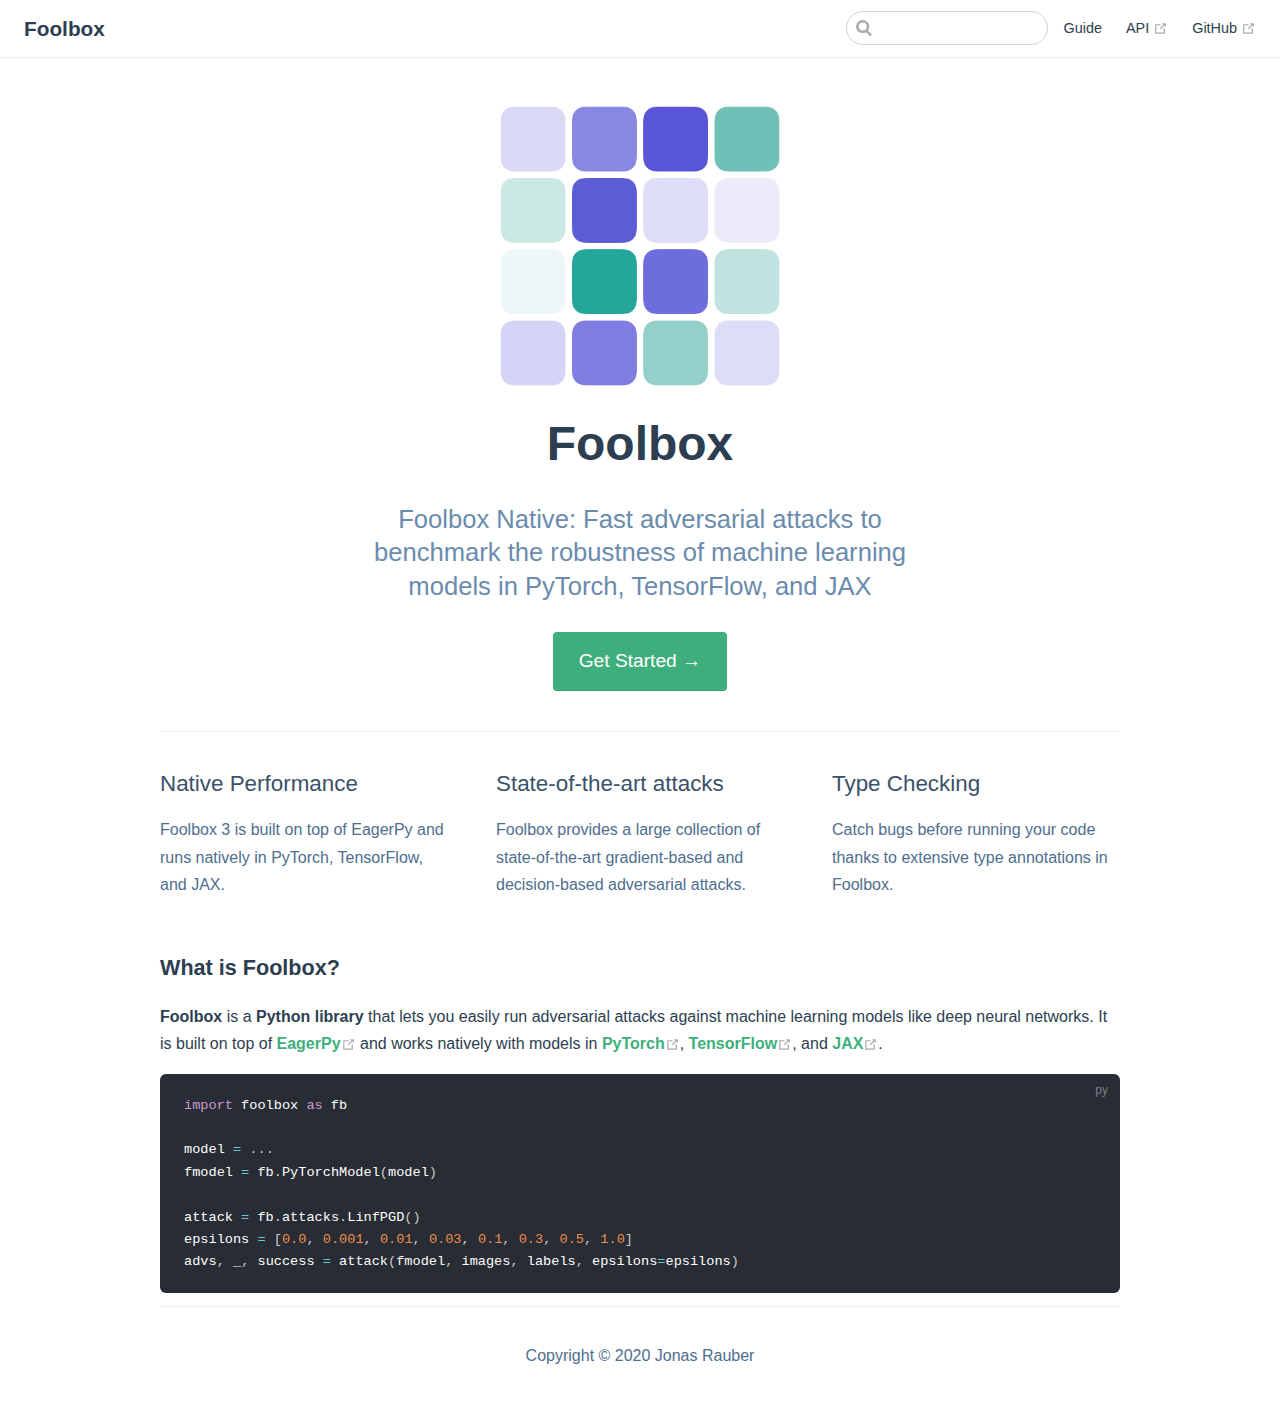
<file: index.html>
<!DOCTYPE html>
<html lang="en-US">
  <head>
    <meta charset="utf-8">
    <meta name="viewport" content="width=device-width,initial-scale=1">
    <title>Foolbox</title>
    <meta name="generator" content="VuePress 1.6.0">
    
    <meta name="description" content="A Python toolbox to create adversarial examples that fool neural networks in PyTorch, TensorFlow, and JAX">
    <link rel="preload" href="/assets/css/0.styles.6f307f2b.css" as="style"><link rel="preload" href="/assets/js/app.5dd1cb95.js" as="script"><link rel="preload" href="/assets/js/2.ab4a4ff9.js" as="script"><link rel="preload" href="/assets/js/7.150dd074.js" as="script"><link rel="prefetch" href="/assets/js/10.9f9bcc35.js"><link rel="prefetch" href="/assets/js/11.e166164e.js"><link rel="prefetch" href="/assets/js/12.4e399e85.js"><link rel="prefetch" href="/assets/js/3.86310c7c.js"><link rel="prefetch" href="/assets/js/4.377f92c5.js"><link rel="prefetch" href="/assets/js/5.5ffb625a.js"><link rel="prefetch" href="/assets/js/6.3bcfb74c.js"><link rel="prefetch" href="/assets/js/8.ccf8b3dd.js"><link rel="prefetch" href="/assets/js/9.a9d673be.js">
    <link rel="stylesheet" href="/assets/css/0.styles.6f307f2b.css">
  </head>
  <body>
    <div id="app" data-server-rendered="true"><div class="theme-container no-sidebar"><header class="navbar"><div class="sidebar-button"><svg xmlns="http://www.w3.org/2000/svg" aria-hidden="true" role="img" viewBox="0 0 448 512" class="icon"><path fill="currentColor" d="M436 124H12c-6.627 0-12-5.373-12-12V80c0-6.627 5.373-12 12-12h424c6.627 0 12 5.373 12 12v32c0 6.627-5.373 12-12 12zm0 160H12c-6.627 0-12-5.373-12-12v-32c0-6.627 5.373-12 12-12h424c6.627 0 12 5.373 12 12v32c0 6.627-5.373 12-12 12zm0 160H12c-6.627 0-12-5.373-12-12v-32c0-6.627 5.373-12 12-12h424c6.627 0 12 5.373 12 12v32c0 6.627-5.373 12-12 12z"></path></svg></div> <a href="/" aria-current="page" class="home-link router-link-exact-active router-link-active"><!----> <span class="site-name">Foolbox</span></a> <div class="links"><div class="search-box"><input aria-label="Search" autocomplete="off" spellcheck="false" value=""> <!----></div> <nav class="nav-links can-hide"><div class="nav-item"><a href="/guide/" class="nav-link">
  Guide
</a></div><div class="nav-item"><a href="https://foolbox.readthedocs.io/en/stable/" target="_blank" rel="noopener noreferrer" class="nav-link external">
  API
  <svg xmlns="http://www.w3.org/2000/svg" aria-labelledby="outbound-link-title" role="img" focusable="false" x="0px" y="0px" viewBox="0 0 100 100" width="15" height="15" class="icon outbound"><title id="outbound-link-title">(opens new window)</title> <path fill="currentColor" d="M18.8,85.1h56l0,0c2.2,0,4-1.8,4-4v-32h-8v28h-48v-48h28v-8h-32l0,0c-2.2,0-4,1.8-4,4v56C14.8,83.3,16.6,85.1,18.8,85.1z"></path> <polygon fill="currentColor" points="45.7,48.7 51.3,54.3 77.2,28.5 77.2,37.2 85.2,37.2 85.2,14.9 62.8,14.9 62.8,22.9 71.5,22.9"></polygon></svg></a></div><div class="nav-item"><a href="https://github.com/bethgelab/foolbox" target="_blank" rel="noopener noreferrer" class="nav-link external">
  GitHub
  <svg xmlns="http://www.w3.org/2000/svg" aria-labelledby="outbound-link-title" role="img" focusable="false" x="0px" y="0px" viewBox="0 0 100 100" width="15" height="15" class="icon outbound"><title id="outbound-link-title">(opens new window)</title> <path fill="currentColor" d="M18.8,85.1h56l0,0c2.2,0,4-1.8,4-4v-32h-8v28h-48v-48h28v-8h-32l0,0c-2.2,0-4,1.8-4,4v56C14.8,83.3,16.6,85.1,18.8,85.1z"></path> <polygon fill="currentColor" points="45.7,48.7 51.3,54.3 77.2,28.5 77.2,37.2 85.2,37.2 85.2,14.9 62.8,14.9 62.8,22.9 71.5,22.9"></polygon></svg></a></div> <!----></nav></div></header> <div class="sidebar-mask"></div> <aside class="sidebar"><nav class="nav-links"><div class="nav-item"><a href="/guide/" class="nav-link">
  Guide
</a></div><div class="nav-item"><a href="https://foolbox.readthedocs.io/en/stable/" target="_blank" rel="noopener noreferrer" class="nav-link external">
  API
  <svg xmlns="http://www.w3.org/2000/svg" aria-labelledby="outbound-link-title" role="img" focusable="false" x="0px" y="0px" viewBox="0 0 100 100" width="15" height="15" class="icon outbound"><title id="outbound-link-title">(opens new window)</title> <path fill="currentColor" d="M18.8,85.1h56l0,0c2.2,0,4-1.8,4-4v-32h-8v28h-48v-48h28v-8h-32l0,0c-2.2,0-4,1.8-4,4v56C14.8,83.3,16.6,85.1,18.8,85.1z"></path> <polygon fill="currentColor" points="45.7,48.7 51.3,54.3 77.2,28.5 77.2,37.2 85.2,37.2 85.2,14.9 62.8,14.9 62.8,22.9 71.5,22.9"></polygon></svg></a></div><div class="nav-item"><a href="https://github.com/bethgelab/foolbox" target="_blank" rel="noopener noreferrer" class="nav-link external">
  GitHub
  <svg xmlns="http://www.w3.org/2000/svg" aria-labelledby="outbound-link-title" role="img" focusable="false" x="0px" y="0px" viewBox="0 0 100 100" width="15" height="15" class="icon outbound"><title id="outbound-link-title">(opens new window)</title> <path fill="currentColor" d="M18.8,85.1h56l0,0c2.2,0,4-1.8,4-4v-32h-8v28h-48v-48h28v-8h-32l0,0c-2.2,0-4,1.8-4,4v56C14.8,83.3,16.6,85.1,18.8,85.1z"></path> <polygon fill="currentColor" points="45.7,48.7 51.3,54.3 77.2,28.5 77.2,37.2 85.2,37.2 85.2,14.9 62.8,14.9 62.8,22.9 71.5,22.9"></polygon></svg></a></div> <!----></nav>  <ul class="sidebar-links"><li><section class="sidebar-group depth-0"><p class="sidebar-heading open"><span>Guide</span> <!----></p> <ul class="sidebar-links sidebar-group-items"><li><a href="/guide/" class="sidebar-link">Introduction</a></li><li><a href="/guide/getting-started.html" class="sidebar-link">Getting Started</a></li><li><a href="/guide/examples.html" class="sidebar-link">Examples</a></li><li><a href="/guide/development.html" class="sidebar-link">Development</a></li><li><a href="/guide/adding_attacks.html" class="sidebar-link">Adding Adversarial Attacks</a></li></ul></section></li></ul> </aside> <main aria-labelledby="main-title" class="home"><header class="hero"><img src="/logo.png" alt="hero"> <h1 id="main-title">
      Foolbox
    </h1> <p class="description">
      Foolbox Native: Fast adversarial attacks to benchmark the robustness of machine learning models in PyTorch, TensorFlow, and JAX
    </p> <p class="action"><a href="/guide/" class="nav-link action-button">
  Get Started →
</a></p></header> <div class="features"><div class="feature"><h2>Native Performance</h2> <p>Foolbox 3 is built on top of EagerPy and runs natively in PyTorch, TensorFlow, and JAX.</p></div><div class="feature"><h2>State-of-the-art attacks</h2> <p>Foolbox provides a large collection of state-of-the-art gradient-based and decision-based adversarial attacks.</p></div><div class="feature"><h2>Type Checking</h2> <p>Catch bugs before running your code thanks to extensive type annotations in Foolbox.</p></div></div> <div class="theme-default-content custom content__default"><h3 id="what-is-foolbox"><a href="#what-is-foolbox" class="header-anchor">#</a> What is Foolbox?</h3> <p><strong>Foolbox</strong> is a <strong>Python library</strong> that lets you easily run adversarial attacks against machine learning models like deep neural networks. It is built on top of <a href="https://eagerpy.jonasrauber.de" target="_blank" rel="noopener noreferrer"><strong>EagerPy</strong><svg xmlns="http://www.w3.org/2000/svg" aria-labelledby="outbound-link-title" role="img" focusable="false" x="0px" y="0px" viewBox="0 0 100 100" width="15" height="15" class="icon outbound"><title id="outbound-link-title">(opens new window)</title> <path fill="currentColor" d="M18.8,85.1h56l0,0c2.2,0,4-1.8,4-4v-32h-8v28h-48v-48h28v-8h-32l0,0c-2.2,0-4,1.8-4,4v56C14.8,83.3,16.6,85.1,18.8,85.1z"></path> <polygon fill="currentColor" points="45.7,48.7 51.3,54.3 77.2,28.5 77.2,37.2 85.2,37.2 85.2,14.9 62.8,14.9 62.8,22.9 71.5,22.9"></polygon></svg></a> and works natively with models in <a href="https://pytorch.org" target="_blank" rel="noopener noreferrer"><strong>PyTorch</strong><svg xmlns="http://www.w3.org/2000/svg" aria-labelledby="outbound-link-title" role="img" focusable="false" x="0px" y="0px" viewBox="0 0 100 100" width="15" height="15" class="icon outbound"><title id="outbound-link-title">(opens new window)</title> <path fill="currentColor" d="M18.8,85.1h56l0,0c2.2,0,4-1.8,4-4v-32h-8v28h-48v-48h28v-8h-32l0,0c-2.2,0-4,1.8-4,4v56C14.8,83.3,16.6,85.1,18.8,85.1z"></path> <polygon fill="currentColor" points="45.7,48.7 51.3,54.3 77.2,28.5 77.2,37.2 85.2,37.2 85.2,14.9 62.8,14.9 62.8,22.9 71.5,22.9"></polygon></svg></a>, <a href="https://www.tensorflow.org" target="_blank" rel="noopener noreferrer"><strong>TensorFlow</strong><svg xmlns="http://www.w3.org/2000/svg" aria-labelledby="outbound-link-title" role="img" focusable="false" x="0px" y="0px" viewBox="0 0 100 100" width="15" height="15" class="icon outbound"><title id="outbound-link-title">(opens new window)</title> <path fill="currentColor" d="M18.8,85.1h56l0,0c2.2,0,4-1.8,4-4v-32h-8v28h-48v-48h28v-8h-32l0,0c-2.2,0-4,1.8-4,4v56C14.8,83.3,16.6,85.1,18.8,85.1z"></path> <polygon fill="currentColor" points="45.7,48.7 51.3,54.3 77.2,28.5 77.2,37.2 85.2,37.2 85.2,14.9 62.8,14.9 62.8,22.9 71.5,22.9"></polygon></svg></a>, and <a href="https://github.com/google/jax" target="_blank" rel="noopener noreferrer"><strong>JAX</strong><svg xmlns="http://www.w3.org/2000/svg" aria-labelledby="outbound-link-title" role="img" focusable="false" x="0px" y="0px" viewBox="0 0 100 100" width="15" height="15" class="icon outbound"><title id="outbound-link-title">(opens new window)</title> <path fill="currentColor" d="M18.8,85.1h56l0,0c2.2,0,4-1.8,4-4v-32h-8v28h-48v-48h28v-8h-32l0,0c-2.2,0-4,1.8-4,4v56C14.8,83.3,16.6,85.1,18.8,85.1z"></path> <polygon fill="currentColor" points="45.7,48.7 51.3,54.3 77.2,28.5 77.2,37.2 85.2,37.2 85.2,14.9 62.8,14.9 62.8,22.9 71.5,22.9"></polygon></svg></a>.</p> <div class="language-python extra-class"><pre class="language-python"><code><span class="token keyword">import</span> foolbox <span class="token keyword">as</span> fb

model <span class="token operator">=</span> <span class="token punctuation">.</span><span class="token punctuation">.</span><span class="token punctuation">.</span>
fmodel <span class="token operator">=</span> fb<span class="token punctuation">.</span>PyTorchModel<span class="token punctuation">(</span>model<span class="token punctuation">)</span>

attack <span class="token operator">=</span> fb<span class="token punctuation">.</span>attacks<span class="token punctuation">.</span>LinfPGD<span class="token punctuation">(</span><span class="token punctuation">)</span>
epsilons <span class="token operator">=</span> <span class="token punctuation">[</span><span class="token number">0.0</span><span class="token punctuation">,</span> <span class="token number">0.001</span><span class="token punctuation">,</span> <span class="token number">0.01</span><span class="token punctuation">,</span> <span class="token number">0.03</span><span class="token punctuation">,</span> <span class="token number">0.1</span><span class="token punctuation">,</span> <span class="token number">0.3</span><span class="token punctuation">,</span> <span class="token number">0.5</span><span class="token punctuation">,</span> <span class="token number">1.0</span><span class="token punctuation">]</span>
advs<span class="token punctuation">,</span> _<span class="token punctuation">,</span> success <span class="token operator">=</span> attack<span class="token punctuation">(</span>fmodel<span class="token punctuation">,</span> images<span class="token punctuation">,</span> labels<span class="token punctuation">,</span> epsilons<span class="token operator">=</span>epsilons<span class="token punctuation">)</span>
</code></pre></div></div> <div class="footer">
    Copyright © 2020 Jonas Rauber
  </div></main></div><div class="global-ui"></div></div>
    <script src="/assets/js/app.5dd1cb95.js" defer></script><script src="/assets/js/2.ab4a4ff9.js" defer></script><script src="/assets/js/7.150dd074.js" defer></script>
  </body>
</html>
</file>
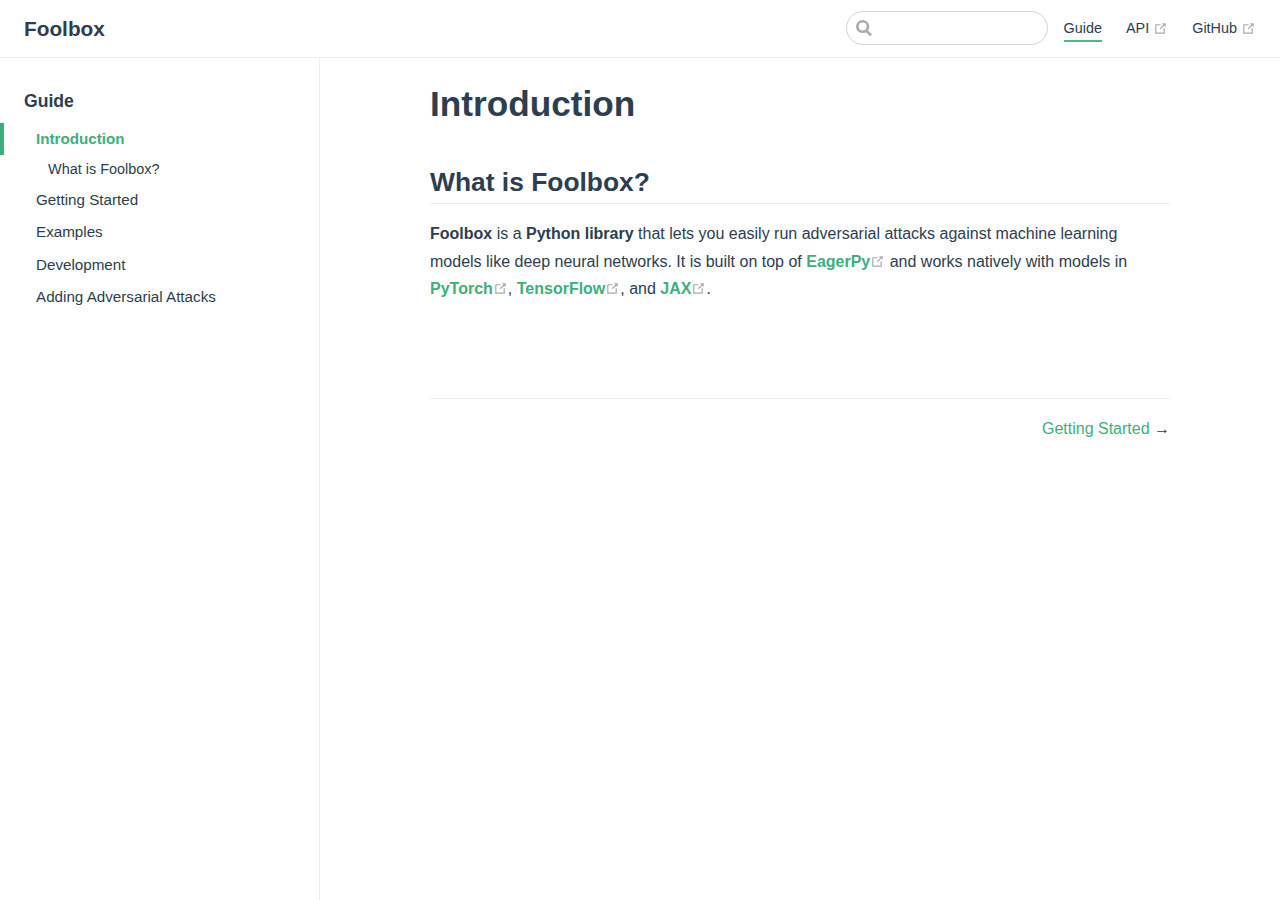
<file: guide/index.html>
<!DOCTYPE html>
<html lang="en-US">
  <head>
    <meta charset="utf-8">
    <meta name="viewport" content="width=device-width,initial-scale=1">
    <title>Introduction | Foolbox</title>
    <meta name="generator" content="VuePress 1.6.0">
    
    <meta name="description" content="A Python toolbox to create adversarial examples that fool neural networks in PyTorch, TensorFlow, and JAX">
    <link rel="preload" href="/assets/css/0.styles.6f307f2b.css" as="style"><link rel="preload" href="/assets/js/app.5dd1cb95.js" as="script"><link rel="preload" href="/assets/js/2.ab4a4ff9.js" as="script"><link rel="preload" href="/assets/js/8.ccf8b3dd.js" as="script"><link rel="prefetch" href="/assets/js/10.9f9bcc35.js"><link rel="prefetch" href="/assets/js/11.e166164e.js"><link rel="prefetch" href="/assets/js/12.4e399e85.js"><link rel="prefetch" href="/assets/js/3.86310c7c.js"><link rel="prefetch" href="/assets/js/4.377f92c5.js"><link rel="prefetch" href="/assets/js/5.5ffb625a.js"><link rel="prefetch" href="/assets/js/6.3bcfb74c.js"><link rel="prefetch" href="/assets/js/7.150dd074.js"><link rel="prefetch" href="/assets/js/9.a9d673be.js">
    <link rel="stylesheet" href="/assets/css/0.styles.6f307f2b.css">
  </head>
  <body>
    <div id="app" data-server-rendered="true"><div class="theme-container"><header class="navbar"><div class="sidebar-button"><svg xmlns="http://www.w3.org/2000/svg" aria-hidden="true" role="img" viewBox="0 0 448 512" class="icon"><path fill="currentColor" d="M436 124H12c-6.627 0-12-5.373-12-12V80c0-6.627 5.373-12 12-12h424c6.627 0 12 5.373 12 12v32c0 6.627-5.373 12-12 12zm0 160H12c-6.627 0-12-5.373-12-12v-32c0-6.627 5.373-12 12-12h424c6.627 0 12 5.373 12 12v32c0 6.627-5.373 12-12 12zm0 160H12c-6.627 0-12-5.373-12-12v-32c0-6.627 5.373-12 12-12h424c6.627 0 12 5.373 12 12v32c0 6.627-5.373 12-12 12z"></path></svg></div> <a href="/" class="home-link router-link-active"><!----> <span class="site-name">Foolbox</span></a> <div class="links"><div class="search-box"><input aria-label="Search" autocomplete="off" spellcheck="false" value=""> <!----></div> <nav class="nav-links can-hide"><div class="nav-item"><a href="/guide/" aria-current="page" class="nav-link router-link-exact-active router-link-active">
  Guide
</a></div><div class="nav-item"><a href="https://foolbox.readthedocs.io/en/stable/" target="_blank" rel="noopener noreferrer" class="nav-link external">
  API
  <svg xmlns="http://www.w3.org/2000/svg" aria-labelledby="outbound-link-title" role="img" focusable="false" x="0px" y="0px" viewBox="0 0 100 100" width="15" height="15" class="icon outbound"><title id="outbound-link-title">(opens new window)</title> <path fill="currentColor" d="M18.8,85.1h56l0,0c2.2,0,4-1.8,4-4v-32h-8v28h-48v-48h28v-8h-32l0,0c-2.2,0-4,1.8-4,4v56C14.8,83.3,16.6,85.1,18.8,85.1z"></path> <polygon fill="currentColor" points="45.7,48.7 51.3,54.3 77.2,28.5 77.2,37.2 85.2,37.2 85.2,14.9 62.8,14.9 62.8,22.9 71.5,22.9"></polygon></svg></a></div><div class="nav-item"><a href="https://github.com/bethgelab/foolbox" target="_blank" rel="noopener noreferrer" class="nav-link external">
  GitHub
  <svg xmlns="http://www.w3.org/2000/svg" aria-labelledby="outbound-link-title" role="img" focusable="false" x="0px" y="0px" viewBox="0 0 100 100" width="15" height="15" class="icon outbound"><title id="outbound-link-title">(opens new window)</title> <path fill="currentColor" d="M18.8,85.1h56l0,0c2.2,0,4-1.8,4-4v-32h-8v28h-48v-48h28v-8h-32l0,0c-2.2,0-4,1.8-4,4v56C14.8,83.3,16.6,85.1,18.8,85.1z"></path> <polygon fill="currentColor" points="45.7,48.7 51.3,54.3 77.2,28.5 77.2,37.2 85.2,37.2 85.2,14.9 62.8,14.9 62.8,22.9 71.5,22.9"></polygon></svg></a></div> <!----></nav></div></header> <div class="sidebar-mask"></div> <aside class="sidebar"><nav class="nav-links"><div class="nav-item"><a href="/guide/" aria-current="page" class="nav-link router-link-exact-active router-link-active">
  Guide
</a></div><div class="nav-item"><a href="https://foolbox.readthedocs.io/en/stable/" target="_blank" rel="noopener noreferrer" class="nav-link external">
  API
  <svg xmlns="http://www.w3.org/2000/svg" aria-labelledby="outbound-link-title" role="img" focusable="false" x="0px" y="0px" viewBox="0 0 100 100" width="15" height="15" class="icon outbound"><title id="outbound-link-title">(opens new window)</title> <path fill="currentColor" d="M18.8,85.1h56l0,0c2.2,0,4-1.8,4-4v-32h-8v28h-48v-48h28v-8h-32l0,0c-2.2,0-4,1.8-4,4v56C14.8,83.3,16.6,85.1,18.8,85.1z"></path> <polygon fill="currentColor" points="45.7,48.7 51.3,54.3 77.2,28.5 77.2,37.2 85.2,37.2 85.2,14.9 62.8,14.9 62.8,22.9 71.5,22.9"></polygon></svg></a></div><div class="nav-item"><a href="https://github.com/bethgelab/foolbox" target="_blank" rel="noopener noreferrer" class="nav-link external">
  GitHub
  <svg xmlns="http://www.w3.org/2000/svg" aria-labelledby="outbound-link-title" role="img" focusable="false" x="0px" y="0px" viewBox="0 0 100 100" width="15" height="15" class="icon outbound"><title id="outbound-link-title">(opens new window)</title> <path fill="currentColor" d="M18.8,85.1h56l0,0c2.2,0,4-1.8,4-4v-32h-8v28h-48v-48h28v-8h-32l0,0c-2.2,0-4,1.8-4,4v56C14.8,83.3,16.6,85.1,18.8,85.1z"></path> <polygon fill="currentColor" points="45.7,48.7 51.3,54.3 77.2,28.5 77.2,37.2 85.2,37.2 85.2,14.9 62.8,14.9 62.8,22.9 71.5,22.9"></polygon></svg></a></div> <!----></nav>  <ul class="sidebar-links"><li><section class="sidebar-group depth-0"><p class="sidebar-heading open"><span>Guide</span> <!----></p> <ul class="sidebar-links sidebar-group-items"><li><a href="/guide/" aria-current="page" class="active sidebar-link">Introduction</a><ul class="sidebar-sub-headers"><li class="sidebar-sub-header"><a href="/guide/#what-is-foolbox" class="sidebar-link">What is Foolbox?</a></li></ul></li><li><a href="/guide/getting-started.html" class="sidebar-link">Getting Started</a></li><li><a href="/guide/examples.html" class="sidebar-link">Examples</a></li><li><a href="/guide/development.html" class="sidebar-link">Development</a></li><li><a href="/guide/adding_attacks.html" class="sidebar-link">Adding Adversarial Attacks</a></li></ul></section></li></ul> </aside> <main class="page"> <div class="theme-default-content content__default"><h1 id="introduction"><a href="#introduction" class="header-anchor">#</a> Introduction</h1> <h2 id="what-is-foolbox"><a href="#what-is-foolbox" class="header-anchor">#</a> What is Foolbox?</h2> <p><strong>Foolbox</strong> is a <strong>Python library</strong> that lets you easily run adversarial attacks against machine learning models like deep neural networks. It is built on top of <a href="https://eagerpy.jonasrauber.de" target="_blank" rel="noopener noreferrer"><strong>EagerPy</strong><svg xmlns="http://www.w3.org/2000/svg" aria-labelledby="outbound-link-title" role="img" focusable="false" x="0px" y="0px" viewBox="0 0 100 100" width="15" height="15" class="icon outbound"><title id="outbound-link-title">(opens new window)</title> <path fill="currentColor" d="M18.8,85.1h56l0,0c2.2,0,4-1.8,4-4v-32h-8v28h-48v-48h28v-8h-32l0,0c-2.2,0-4,1.8-4,4v56C14.8,83.3,16.6,85.1,18.8,85.1z"></path> <polygon fill="currentColor" points="45.7,48.7 51.3,54.3 77.2,28.5 77.2,37.2 85.2,37.2 85.2,14.9 62.8,14.9 62.8,22.9 71.5,22.9"></polygon></svg></a> and works natively with models in <a href="https://pytorch.org" target="_blank" rel="noopener noreferrer"><strong>PyTorch</strong><svg xmlns="http://www.w3.org/2000/svg" aria-labelledby="outbound-link-title" role="img" focusable="false" x="0px" y="0px" viewBox="0 0 100 100" width="15" height="15" class="icon outbound"><title id="outbound-link-title">(opens new window)</title> <path fill="currentColor" d="M18.8,85.1h56l0,0c2.2,0,4-1.8,4-4v-32h-8v28h-48v-48h28v-8h-32l0,0c-2.2,0-4,1.8-4,4v56C14.8,83.3,16.6,85.1,18.8,85.1z"></path> <polygon fill="currentColor" points="45.7,48.7 51.3,54.3 77.2,28.5 77.2,37.2 85.2,37.2 85.2,14.9 62.8,14.9 62.8,22.9 71.5,22.9"></polygon></svg></a>, <a href="https://www.tensorflow.org" target="_blank" rel="noopener noreferrer"><strong>TensorFlow</strong><svg xmlns="http://www.w3.org/2000/svg" aria-labelledby="outbound-link-title" role="img" focusable="false" x="0px" y="0px" viewBox="0 0 100 100" width="15" height="15" class="icon outbound"><title id="outbound-link-title">(opens new window)</title> <path fill="currentColor" d="M18.8,85.1h56l0,0c2.2,0,4-1.8,4-4v-32h-8v28h-48v-48h28v-8h-32l0,0c-2.2,0-4,1.8-4,4v56C14.8,83.3,16.6,85.1,18.8,85.1z"></path> <polygon fill="currentColor" points="45.7,48.7 51.3,54.3 77.2,28.5 77.2,37.2 85.2,37.2 85.2,14.9 62.8,14.9 62.8,22.9 71.5,22.9"></polygon></svg></a>, and <a href="https://github.com/google/jax" target="_blank" rel="noopener noreferrer"><strong>JAX</strong><svg xmlns="http://www.w3.org/2000/svg" aria-labelledby="outbound-link-title" role="img" focusable="false" x="0px" y="0px" viewBox="0 0 100 100" width="15" height="15" class="icon outbound"><title id="outbound-link-title">(opens new window)</title> <path fill="currentColor" d="M18.8,85.1h56l0,0c2.2,0,4-1.8,4-4v-32h-8v28h-48v-48h28v-8h-32l0,0c-2.2,0-4,1.8-4,4v56C14.8,83.3,16.6,85.1,18.8,85.1z"></path> <polygon fill="currentColor" points="45.7,48.7 51.3,54.3 77.2,28.5 77.2,37.2 85.2,37.2 85.2,14.9 62.8,14.9 62.8,22.9 71.5,22.9"></polygon></svg></a>.</p></div> <footer class="page-edit"><!----> <!----></footer> <div class="page-nav"><p class="inner"><!----> <span class="next"><a href="/guide/getting-started.html">
        Getting Started
      </a>
      →
    </span></p></div> </main></div><div class="global-ui"></div></div>
    <script src="/assets/js/app.5dd1cb95.js" defer></script><script src="/assets/js/2.ab4a4ff9.js" defer></script><script src="/assets/js/8.ccf8b3dd.js" defer></script>
  </body>
</html>
</file>
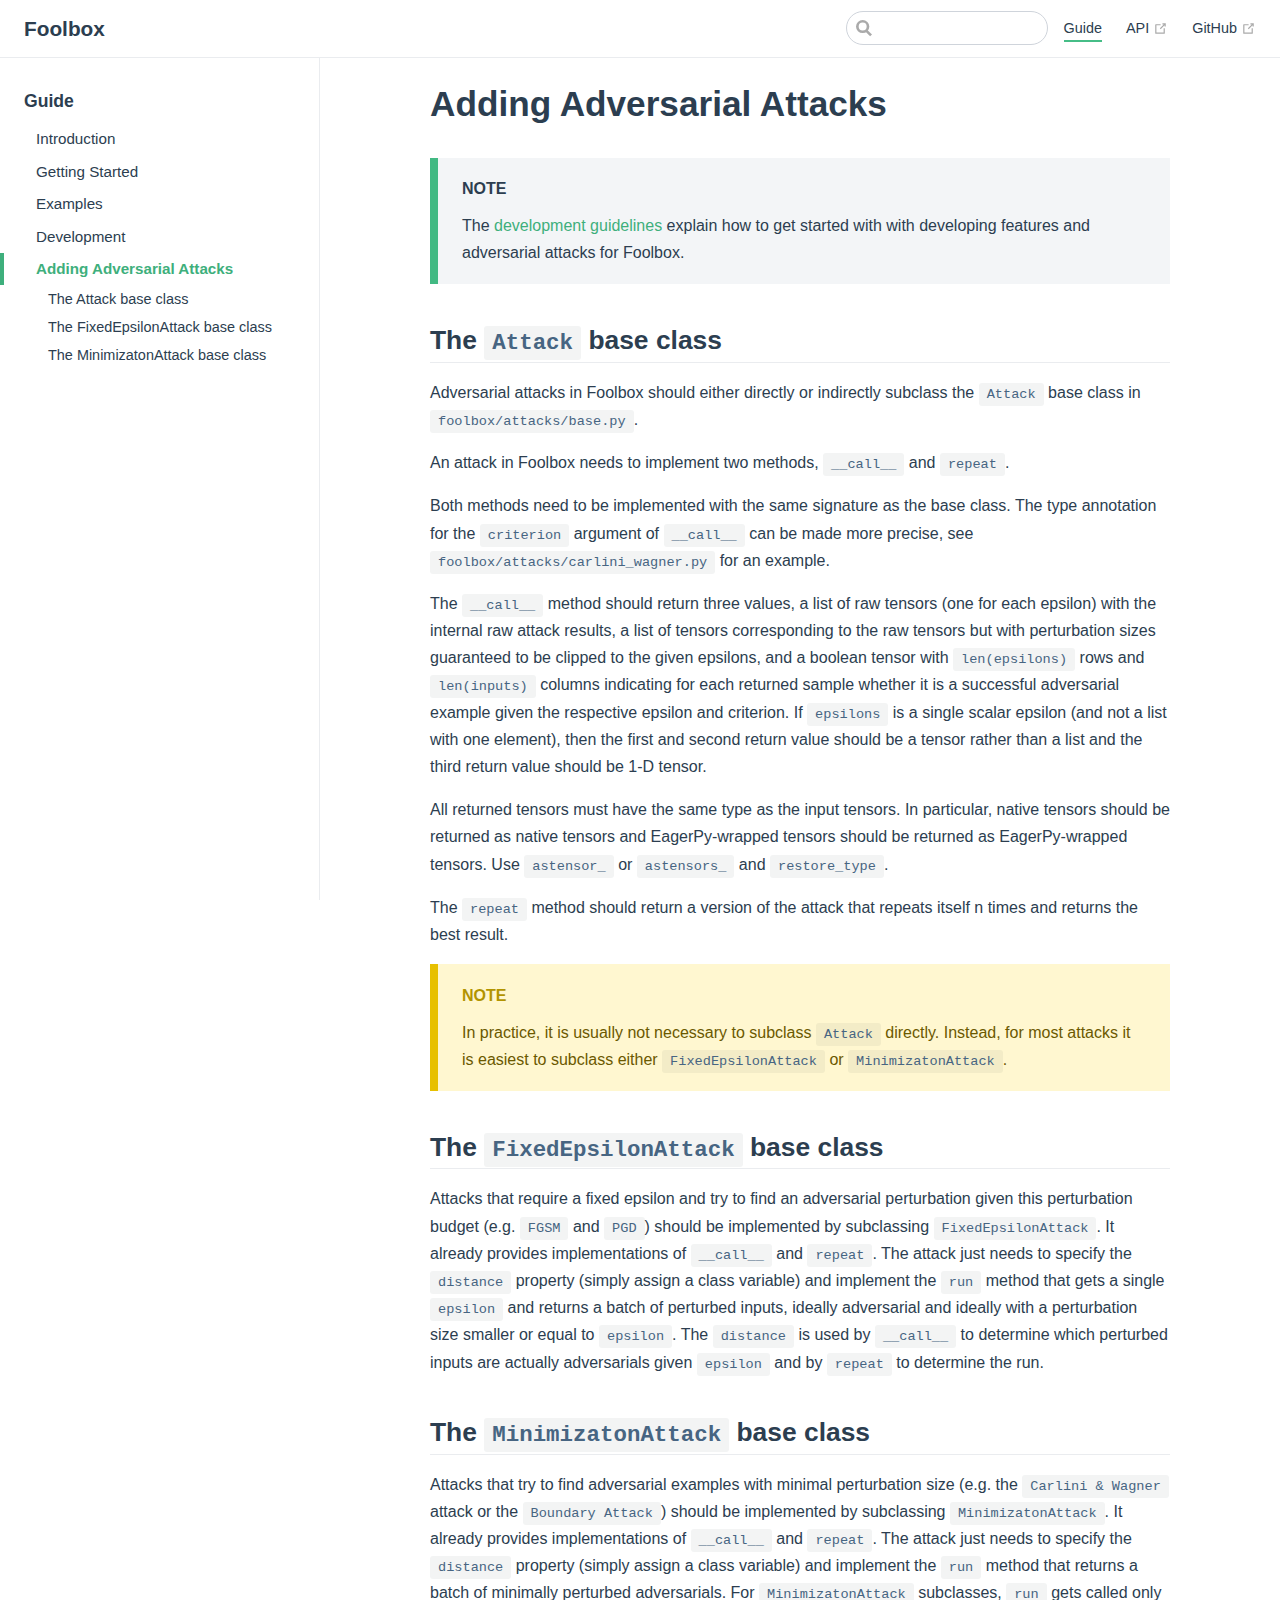
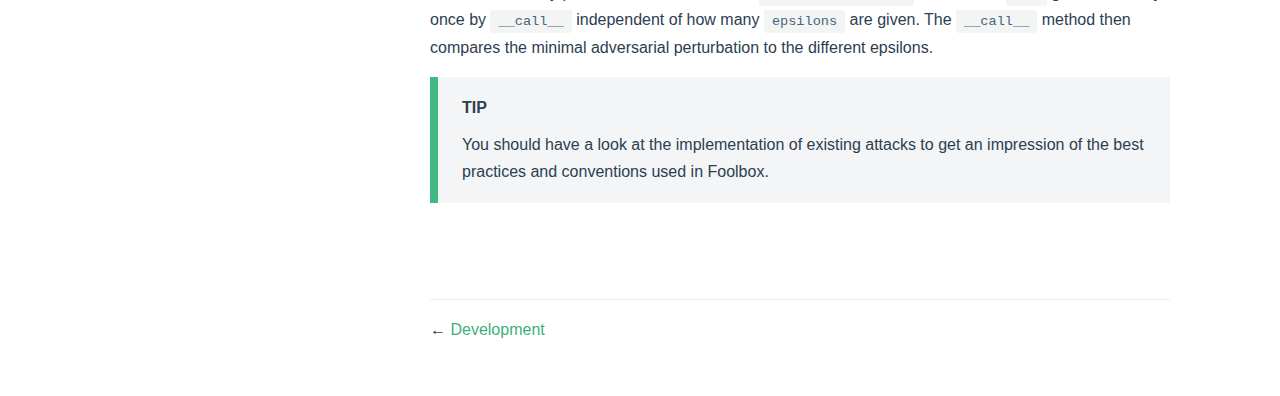
<file: guide/adding_attacks.html>
<!DOCTYPE html>
<html lang="en-US">
  <head>
    <meta charset="utf-8">
    <meta name="viewport" content="width=device-width,initial-scale=1">
    <title>Adding Adversarial Attacks | Foolbox</title>
    <meta name="generator" content="VuePress 1.6.0">
    
    <meta name="description" content="A Python toolbox to create adversarial examples that fool neural networks in PyTorch, TensorFlow, and JAX">
    <link rel="preload" href="/assets/css/0.styles.6f307f2b.css" as="style"><link rel="preload" href="/assets/js/app.5dd1cb95.js" as="script"><link rel="preload" href="/assets/js/2.ab4a4ff9.js" as="script"><link rel="preload" href="/assets/js/9.a9d673be.js" as="script"><link rel="prefetch" href="/assets/js/10.9f9bcc35.js"><link rel="prefetch" href="/assets/js/11.e166164e.js"><link rel="prefetch" href="/assets/js/12.4e399e85.js"><link rel="prefetch" href="/assets/js/3.86310c7c.js"><link rel="prefetch" href="/assets/js/4.377f92c5.js"><link rel="prefetch" href="/assets/js/5.5ffb625a.js"><link rel="prefetch" href="/assets/js/6.3bcfb74c.js"><link rel="prefetch" href="/assets/js/7.150dd074.js"><link rel="prefetch" href="/assets/js/8.ccf8b3dd.js">
    <link rel="stylesheet" href="/assets/css/0.styles.6f307f2b.css">
  </head>
  <body>
    <div id="app" data-server-rendered="true"><div class="theme-container"><header class="navbar"><div class="sidebar-button"><svg xmlns="http://www.w3.org/2000/svg" aria-hidden="true" role="img" viewBox="0 0 448 512" class="icon"><path fill="currentColor" d="M436 124H12c-6.627 0-12-5.373-12-12V80c0-6.627 5.373-12 12-12h424c6.627 0 12 5.373 12 12v32c0 6.627-5.373 12-12 12zm0 160H12c-6.627 0-12-5.373-12-12v-32c0-6.627 5.373-12 12-12h424c6.627 0 12 5.373 12 12v32c0 6.627-5.373 12-12 12zm0 160H12c-6.627 0-12-5.373-12-12v-32c0-6.627 5.373-12 12-12h424c6.627 0 12 5.373 12 12v32c0 6.627-5.373 12-12 12z"></path></svg></div> <a href="/" class="home-link router-link-active"><!----> <span class="site-name">Foolbox</span></a> <div class="links"><div class="search-box"><input aria-label="Search" autocomplete="off" spellcheck="false" value=""> <!----></div> <nav class="nav-links can-hide"><div class="nav-item"><a href="/guide/" class="nav-link router-link-active">
  Guide
</a></div><div class="nav-item"><a href="https://foolbox.readthedocs.io/en/stable/" target="_blank" rel="noopener noreferrer" class="nav-link external">
  API
  <svg xmlns="http://www.w3.org/2000/svg" aria-labelledby="outbound-link-title" role="img" focusable="false" x="0px" y="0px" viewBox="0 0 100 100" width="15" height="15" class="icon outbound"><title id="outbound-link-title">(opens new window)</title> <path fill="currentColor" d="M18.8,85.1h56l0,0c2.2,0,4-1.8,4-4v-32h-8v28h-48v-48h28v-8h-32l0,0c-2.2,0-4,1.8-4,4v56C14.8,83.3,16.6,85.1,18.8,85.1z"></path> <polygon fill="currentColor" points="45.7,48.7 51.3,54.3 77.2,28.5 77.2,37.2 85.2,37.2 85.2,14.9 62.8,14.9 62.8,22.9 71.5,22.9"></polygon></svg></a></div><div class="nav-item"><a href="https://github.com/bethgelab/foolbox" target="_blank" rel="noopener noreferrer" class="nav-link external">
  GitHub
  <svg xmlns="http://www.w3.org/2000/svg" aria-labelledby="outbound-link-title" role="img" focusable="false" x="0px" y="0px" viewBox="0 0 100 100" width="15" height="15" class="icon outbound"><title id="outbound-link-title">(opens new window)</title> <path fill="currentColor" d="M18.8,85.1h56l0,0c2.2,0,4-1.8,4-4v-32h-8v28h-48v-48h28v-8h-32l0,0c-2.2,0-4,1.8-4,4v56C14.8,83.3,16.6,85.1,18.8,85.1z"></path> <polygon fill="currentColor" points="45.7,48.7 51.3,54.3 77.2,28.5 77.2,37.2 85.2,37.2 85.2,14.9 62.8,14.9 62.8,22.9 71.5,22.9"></polygon></svg></a></div> <!----></nav></div></header> <div class="sidebar-mask"></div> <aside class="sidebar"><nav class="nav-links"><div class="nav-item"><a href="/guide/" class="nav-link router-link-active">
  Guide
</a></div><div class="nav-item"><a href="https://foolbox.readthedocs.io/en/stable/" target="_blank" rel="noopener noreferrer" class="nav-link external">
  API
  <svg xmlns="http://www.w3.org/2000/svg" aria-labelledby="outbound-link-title" role="img" focusable="false" x="0px" y="0px" viewBox="0 0 100 100" width="15" height="15" class="icon outbound"><title id="outbound-link-title">(opens new window)</title> <path fill="currentColor" d="M18.8,85.1h56l0,0c2.2,0,4-1.8,4-4v-32h-8v28h-48v-48h28v-8h-32l0,0c-2.2,0-4,1.8-4,4v56C14.8,83.3,16.6,85.1,18.8,85.1z"></path> <polygon fill="currentColor" points="45.7,48.7 51.3,54.3 77.2,28.5 77.2,37.2 85.2,37.2 85.2,14.9 62.8,14.9 62.8,22.9 71.5,22.9"></polygon></svg></a></div><div class="nav-item"><a href="https://github.com/bethgelab/foolbox" target="_blank" rel="noopener noreferrer" class="nav-link external">
  GitHub
  <svg xmlns="http://www.w3.org/2000/svg" aria-labelledby="outbound-link-title" role="img" focusable="false" x="0px" y="0px" viewBox="0 0 100 100" width="15" height="15" class="icon outbound"><title id="outbound-link-title">(opens new window)</title> <path fill="currentColor" d="M18.8,85.1h56l0,0c2.2,0,4-1.8,4-4v-32h-8v28h-48v-48h28v-8h-32l0,0c-2.2,0-4,1.8-4,4v56C14.8,83.3,16.6,85.1,18.8,85.1z"></path> <polygon fill="currentColor" points="45.7,48.7 51.3,54.3 77.2,28.5 77.2,37.2 85.2,37.2 85.2,14.9 62.8,14.9 62.8,22.9 71.5,22.9"></polygon></svg></a></div> <!----></nav>  <ul class="sidebar-links"><li><section class="sidebar-group depth-0"><p class="sidebar-heading open"><span>Guide</span> <!----></p> <ul class="sidebar-links sidebar-group-items"><li><a href="/guide/" aria-current="page" class="sidebar-link">Introduction</a></li><li><a href="/guide/getting-started.html" class="sidebar-link">Getting Started</a></li><li><a href="/guide/examples.html" class="sidebar-link">Examples</a></li><li><a href="/guide/development.html" class="sidebar-link">Development</a></li><li><a href="/guide/adding_attacks.html" aria-current="page" class="active sidebar-link">Adding Adversarial Attacks</a><ul class="sidebar-sub-headers"><li class="sidebar-sub-header"><a href="/guide/adding_attacks.html#the-attack-base-class" class="sidebar-link">The Attack base class</a></li><li class="sidebar-sub-header"><a href="/guide/adding_attacks.html#the-fixedepsilonattack-base-class" class="sidebar-link">The FixedEpsilonAttack base class</a></li><li class="sidebar-sub-header"><a href="/guide/adding_attacks.html#the-minimizatonattack-base-class" class="sidebar-link">The MinimizatonAttack base class</a></li></ul></li></ul></section></li></ul> </aside> <main class="page"> <div class="theme-default-content content__default"><h1 id="adding-adversarial-attacks"><a href="#adding-adversarial-attacks" class="header-anchor">#</a> Adding Adversarial Attacks</h1> <div class="custom-block tip"><p class="custom-block-title">NOTE</p> <p>The <a href="./development">development guidelines</a> explain how to get started with
with developing features and adversarial attacks for Foolbox.</p></div> <h2 id="the-attack-base-class"><a href="#the-attack-base-class" class="header-anchor">#</a> The <code>Attack</code> base class</h2> <p>Adversarial attacks in Foolbox should either directly or indirectly subclass
the <code>Attack</code> base class in <code>foolbox/attacks/base.py</code>.</p> <p>An attack in Foolbox needs to implement two methods, <code>__call__</code> and <code>repeat</code>.</p> <p>Both methods need to be implemented with the same signature as the base class.
The type annotation for the <code>criterion</code> argument of <code>__call__</code> can be made
more precise, see <code>foolbox/attacks/carlini_wagner.py</code> for an example.</p> <p>The <code>__call__</code> method should return three values, a list of raw tensors (one
for each epsilon) with the internal raw attack results, a list of tensors
corresponding to the raw tensors but with perturbation sizes guaranteed to
be clipped to the given epsilons, and a boolean tensor with <code>len(epsilons)</code>
rows and <code>len(inputs)</code> columns indicating for each returned sample whether
it is a successful adversarial example given the respective epsilon and
criterion. If <code>epsilons</code> is a single scalar epsilon (and not a list with
one element), then the first and second return value should be a tensor
rather than a list and the third return value should be 1-D tensor.</p> <p>All returned tensors must have the same type as the input tensors. In
particular, native tensors should be returned as native tensors and
EagerPy-wrapped tensors should be returned as EagerPy-wrapped tensors.
Use <code>astensor_</code> or <code>astensors_</code> and <code>restore_type</code>.</p> <p>The <code>repeat</code> method should return a version of the attack that repeats itself
n times and returns the best result.</p> <div class="custom-block warning"><p class="custom-block-title">NOTE</p> <p>In practice, it is usually not necessary to subclass <code>Attack</code> directly.
Instead, for most attacks it is easiest to subclass either <code>FixedEpsilonAttack</code>
or <code>MinimizatonAttack</code>.</p></div> <h2 id="the-fixedepsilonattack-base-class"><a href="#the-fixedepsilonattack-base-class" class="header-anchor">#</a> The <code>FixedEpsilonAttack</code> base class</h2> <p>Attacks that require a fixed epsilon and try to find an adversarial
perturbation given this perturbation budget (e.g. <code>FGSM</code> and <code>PGD</code>) should
be implemented by subclassing <code>FixedEpsilonAttack</code>. It already provides
implementations of <code>__call__</code> and <code>repeat</code>. The attack just needs
to specify the <code>distance</code> property (simply assign a class variable) and
implement the <code>run</code> method that gets a single <code>epsilon</code> and returns a batch
of perturbed inputs, ideally adversarial and ideally with a perturbation
size smaller or equal to <code>epsilon</code>.
The <code>distance</code> is used by <code>__call__</code> to determine which perturbed inputs
are actually adversarials given <code>epsilon</code> and by <code>repeat</code> to determine the
run.</p> <h2 id="the-minimizatonattack-base-class"><a href="#the-minimizatonattack-base-class" class="header-anchor">#</a> The <code>MinimizatonAttack</code> base class</h2> <p>Attacks that try to find adversarial examples with minimal perturbation size
(e.g. the <code>Carlini &amp; Wagner</code> attack or the <code>Boundary Attack</code>) should
be implemented by subclassing <code>MinimizatonAttack</code>. It already provides
implementations of <code>__call__</code> and <code>repeat</code>. The attack just needs
to specify the <code>distance</code> property (simply assign a class variable) and
implement the <code>run</code> method that returns a batch of minimally perturbed
adversarials. For <code>MinimizatonAttack</code> subclasses, <code>run</code> gets called only once
by <code>__call__</code> independent of how many <code>epsilons</code> are given. The <code>__call__</code>
method then compares the minimal adversarial perturbation to the different
epsilons.</p> <div class="custom-block tip"><p class="custom-block-title">TIP</p> <p>You should have a look at the implementation of existing attacks
to get an impression of the best practices and conventions used in Foolbox.</p></div></div> <footer class="page-edit"><!----> <!----></footer> <div class="page-nav"><p class="inner"><span class="prev">
      ←
      <a href="/guide/development.html" class="prev">
        Development
      </a></span> <!----></p></div> </main></div><div class="global-ui"></div></div>
    <script src="/assets/js/app.5dd1cb95.js" defer></script><script src="/assets/js/2.ab4a4ff9.js" defer></script><script src="/assets/js/9.a9d673be.js" defer></script>
  </body>
</html>
</file>
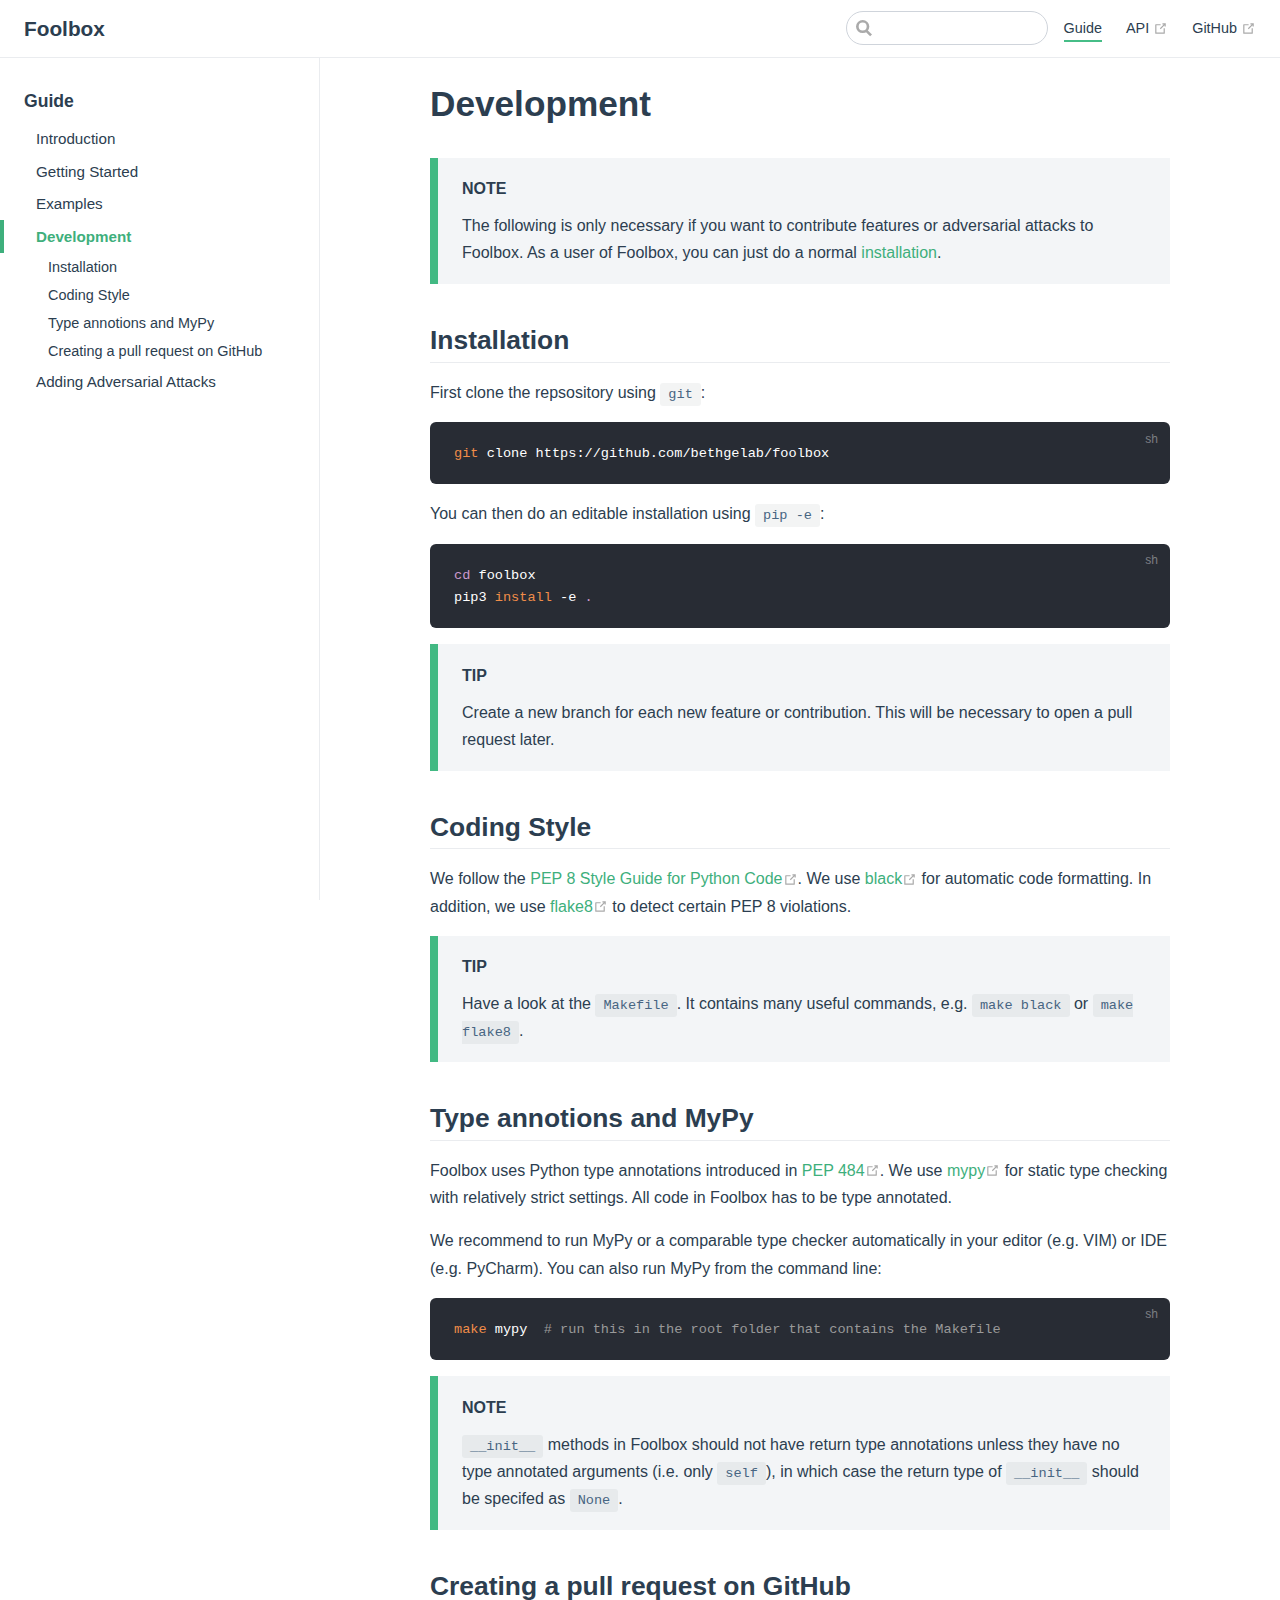
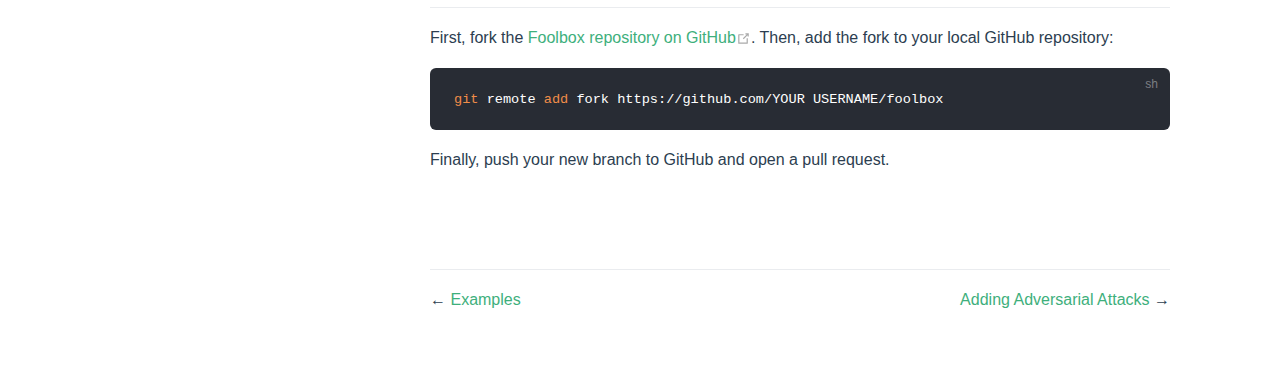
<file: guide/development.html>
<!DOCTYPE html>
<html lang="en-US">
  <head>
    <meta charset="utf-8">
    <meta name="viewport" content="width=device-width,initial-scale=1">
    <title>Development | Foolbox</title>
    <meta name="generator" content="VuePress 1.6.0">
    
    <meta name="description" content="A Python toolbox to create adversarial examples that fool neural networks in PyTorch, TensorFlow, and JAX">
    <link rel="preload" href="/assets/css/0.styles.6f307f2b.css" as="style"><link rel="preload" href="/assets/js/app.5dd1cb95.js" as="script"><link rel="preload" href="/assets/js/2.ab4a4ff9.js" as="script"><link rel="preload" href="/assets/js/10.9f9bcc35.js" as="script"><link rel="prefetch" href="/assets/js/11.e166164e.js"><link rel="prefetch" href="/assets/js/12.4e399e85.js"><link rel="prefetch" href="/assets/js/3.86310c7c.js"><link rel="prefetch" href="/assets/js/4.377f92c5.js"><link rel="prefetch" href="/assets/js/5.5ffb625a.js"><link rel="prefetch" href="/assets/js/6.3bcfb74c.js"><link rel="prefetch" href="/assets/js/7.150dd074.js"><link rel="prefetch" href="/assets/js/8.ccf8b3dd.js"><link rel="prefetch" href="/assets/js/9.a9d673be.js">
    <link rel="stylesheet" href="/assets/css/0.styles.6f307f2b.css">
  </head>
  <body>
    <div id="app" data-server-rendered="true"><div class="theme-container"><header class="navbar"><div class="sidebar-button"><svg xmlns="http://www.w3.org/2000/svg" aria-hidden="true" role="img" viewBox="0 0 448 512" class="icon"><path fill="currentColor" d="M436 124H12c-6.627 0-12-5.373-12-12V80c0-6.627 5.373-12 12-12h424c6.627 0 12 5.373 12 12v32c0 6.627-5.373 12-12 12zm0 160H12c-6.627 0-12-5.373-12-12v-32c0-6.627 5.373-12 12-12h424c6.627 0 12 5.373 12 12v32c0 6.627-5.373 12-12 12zm0 160H12c-6.627 0-12-5.373-12-12v-32c0-6.627 5.373-12 12-12h424c6.627 0 12 5.373 12 12v32c0 6.627-5.373 12-12 12z"></path></svg></div> <a href="/" class="home-link router-link-active"><!----> <span class="site-name">Foolbox</span></a> <div class="links"><div class="search-box"><input aria-label="Search" autocomplete="off" spellcheck="false" value=""> <!----></div> <nav class="nav-links can-hide"><div class="nav-item"><a href="/guide/" class="nav-link router-link-active">
  Guide
</a></div><div class="nav-item"><a href="https://foolbox.readthedocs.io/en/stable/" target="_blank" rel="noopener noreferrer" class="nav-link external">
  API
  <svg xmlns="http://www.w3.org/2000/svg" aria-labelledby="outbound-link-title" role="img" focusable="false" x="0px" y="0px" viewBox="0 0 100 100" width="15" height="15" class="icon outbound"><title id="outbound-link-title">(opens new window)</title> <path fill="currentColor" d="M18.8,85.1h56l0,0c2.2,0,4-1.8,4-4v-32h-8v28h-48v-48h28v-8h-32l0,0c-2.2,0-4,1.8-4,4v56C14.8,83.3,16.6,85.1,18.8,85.1z"></path> <polygon fill="currentColor" points="45.7,48.7 51.3,54.3 77.2,28.5 77.2,37.2 85.2,37.2 85.2,14.9 62.8,14.9 62.8,22.9 71.5,22.9"></polygon></svg></a></div><div class="nav-item"><a href="https://github.com/bethgelab/foolbox" target="_blank" rel="noopener noreferrer" class="nav-link external">
  GitHub
  <svg xmlns="http://www.w3.org/2000/svg" aria-labelledby="outbound-link-title" role="img" focusable="false" x="0px" y="0px" viewBox="0 0 100 100" width="15" height="15" class="icon outbound"><title id="outbound-link-title">(opens new window)</title> <path fill="currentColor" d="M18.8,85.1h56l0,0c2.2,0,4-1.8,4-4v-32h-8v28h-48v-48h28v-8h-32l0,0c-2.2,0-4,1.8-4,4v56C14.8,83.3,16.6,85.1,18.8,85.1z"></path> <polygon fill="currentColor" points="45.7,48.7 51.3,54.3 77.2,28.5 77.2,37.2 85.2,37.2 85.2,14.9 62.8,14.9 62.8,22.9 71.5,22.9"></polygon></svg></a></div> <!----></nav></div></header> <div class="sidebar-mask"></div> <aside class="sidebar"><nav class="nav-links"><div class="nav-item"><a href="/guide/" class="nav-link router-link-active">
  Guide
</a></div><div class="nav-item"><a href="https://foolbox.readthedocs.io/en/stable/" target="_blank" rel="noopener noreferrer" class="nav-link external">
  API
  <svg xmlns="http://www.w3.org/2000/svg" aria-labelledby="outbound-link-title" role="img" focusable="false" x="0px" y="0px" viewBox="0 0 100 100" width="15" height="15" class="icon outbound"><title id="outbound-link-title">(opens new window)</title> <path fill="currentColor" d="M18.8,85.1h56l0,0c2.2,0,4-1.8,4-4v-32h-8v28h-48v-48h28v-8h-32l0,0c-2.2,0-4,1.8-4,4v56C14.8,83.3,16.6,85.1,18.8,85.1z"></path> <polygon fill="currentColor" points="45.7,48.7 51.3,54.3 77.2,28.5 77.2,37.2 85.2,37.2 85.2,14.9 62.8,14.9 62.8,22.9 71.5,22.9"></polygon></svg></a></div><div class="nav-item"><a href="https://github.com/bethgelab/foolbox" target="_blank" rel="noopener noreferrer" class="nav-link external">
  GitHub
  <svg xmlns="http://www.w3.org/2000/svg" aria-labelledby="outbound-link-title" role="img" focusable="false" x="0px" y="0px" viewBox="0 0 100 100" width="15" height="15" class="icon outbound"><title id="outbound-link-title">(opens new window)</title> <path fill="currentColor" d="M18.8,85.1h56l0,0c2.2,0,4-1.8,4-4v-32h-8v28h-48v-48h28v-8h-32l0,0c-2.2,0-4,1.8-4,4v56C14.8,83.3,16.6,85.1,18.8,85.1z"></path> <polygon fill="currentColor" points="45.7,48.7 51.3,54.3 77.2,28.5 77.2,37.2 85.2,37.2 85.2,14.9 62.8,14.9 62.8,22.9 71.5,22.9"></polygon></svg></a></div> <!----></nav>  <ul class="sidebar-links"><li><section class="sidebar-group depth-0"><p class="sidebar-heading open"><span>Guide</span> <!----></p> <ul class="sidebar-links sidebar-group-items"><li><a href="/guide/" aria-current="page" class="sidebar-link">Introduction</a></li><li><a href="/guide/getting-started.html" class="sidebar-link">Getting Started</a></li><li><a href="/guide/examples.html" class="sidebar-link">Examples</a></li><li><a href="/guide/development.html" aria-current="page" class="active sidebar-link">Development</a><ul class="sidebar-sub-headers"><li class="sidebar-sub-header"><a href="/guide/development.html#installation" class="sidebar-link">Installation</a></li><li class="sidebar-sub-header"><a href="/guide/development.html#coding-style" class="sidebar-link">Coding Style</a></li><li class="sidebar-sub-header"><a href="/guide/development.html#type-annotions-and-mypy" class="sidebar-link">Type annotions and MyPy</a></li><li class="sidebar-sub-header"><a href="/guide/development.html#creating-a-pull-request-on-github" class="sidebar-link">Creating a pull request on GitHub</a></li></ul></li><li><a href="/guide/adding_attacks.html" class="sidebar-link">Adding Adversarial Attacks</a></li></ul></section></li></ul> </aside> <main class="page"> <div class="theme-default-content content__default"><h1 id="development"><a href="#development" class="header-anchor">#</a> Development</h1> <div class="custom-block tip"><p class="custom-block-title">NOTE</p> <p>The following is only necessary if you want to contribute features or
adversarial attacks to Foolbox. As a user of Foolbox, you can just do a normal
<a href="./getting-started">installation</a>.</p></div> <h2 id="installation"><a href="#installation" class="header-anchor">#</a> Installation</h2> <p>First clone the repsository using <code>git</code>:</p> <div class="language-bash extra-class"><pre class="language-bash"><code><span class="token function">git</span> clone https://github.com/bethgelab/foolbox
</code></pre></div><p>You can then do an editable installation using <code>pip -e</code>:</p> <div class="language-bash extra-class"><pre class="language-bash"><code><span class="token builtin class-name">cd</span> foolbox
pip3 <span class="token function">install</span> -e <span class="token builtin class-name">.</span>
</code></pre></div><div class="custom-block tip"><p class="custom-block-title">TIP</p> <p>Create a new branch for each new feature or contribution.
This will be necessary to open a pull request later.</p></div> <h2 id="coding-style"><a href="#coding-style" class="header-anchor">#</a> Coding Style</h2> <p>We follow the <a href="https://www.python.org/dev/peps/pep-0008/" target="_blank" rel="noopener noreferrer">PEP 8 Style Guide for Python Code<svg xmlns="http://www.w3.org/2000/svg" aria-labelledby="outbound-link-title" role="img" focusable="false" x="0px" y="0px" viewBox="0 0 100 100" width="15" height="15" class="icon outbound"><title id="outbound-link-title">(opens new window)</title> <path fill="currentColor" d="M18.8,85.1h56l0,0c2.2,0,4-1.8,4-4v-32h-8v28h-48v-48h28v-8h-32l0,0c-2.2,0-4,1.8-4,4v56C14.8,83.3,16.6,85.1,18.8,85.1z"></path> <polygon fill="currentColor" points="45.7,48.7 51.3,54.3 77.2,28.5 77.2,37.2 85.2,37.2 85.2,14.9 62.8,14.9 62.8,22.9 71.5,22.9"></polygon></svg></a>.
We use <a href="https://github.com/psf/black" target="_blank" rel="noopener noreferrer">black<svg xmlns="http://www.w3.org/2000/svg" aria-labelledby="outbound-link-title" role="img" focusable="false" x="0px" y="0px" viewBox="0 0 100 100" width="15" height="15" class="icon outbound"><title id="outbound-link-title">(opens new window)</title> <path fill="currentColor" d="M18.8,85.1h56l0,0c2.2,0,4-1.8,4-4v-32h-8v28h-48v-48h28v-8h-32l0,0c-2.2,0-4,1.8-4,4v56C14.8,83.3,16.6,85.1,18.8,85.1z"></path> <polygon fill="currentColor" points="45.7,48.7 51.3,54.3 77.2,28.5 77.2,37.2 85.2,37.2 85.2,14.9 62.8,14.9 62.8,22.9 71.5,22.9"></polygon></svg></a> for automatic code formatting.
In addition, we use <a href="https://flake8.pycqa.org/en/latest/" target="_blank" rel="noopener noreferrer">flake8<svg xmlns="http://www.w3.org/2000/svg" aria-labelledby="outbound-link-title" role="img" focusable="false" x="0px" y="0px" viewBox="0 0 100 100" width="15" height="15" class="icon outbound"><title id="outbound-link-title">(opens new window)</title> <path fill="currentColor" d="M18.8,85.1h56l0,0c2.2,0,4-1.8,4-4v-32h-8v28h-48v-48h28v-8h-32l0,0c-2.2,0-4,1.8-4,4v56C14.8,83.3,16.6,85.1,18.8,85.1z"></path> <polygon fill="currentColor" points="45.7,48.7 51.3,54.3 77.2,28.5 77.2,37.2 85.2,37.2 85.2,14.9 62.8,14.9 62.8,22.9 71.5,22.9"></polygon></svg></a> to detect
certain PEP 8 violations.</p> <div class="custom-block tip"><p class="custom-block-title">TIP</p> <p>Have a look at the <code>Makefile</code>. It contains many useful commands, e.g. <code>make black</code> or <code>make flake8</code>.</p></div> <h2 id="type-annotions-and-mypy"><a href="#type-annotions-and-mypy" class="header-anchor">#</a> Type annotions and MyPy</h2> <p>Foolbox uses Python type annotations introduced in <a href="https://www.python.org/dev/peps/pep-0484/" target="_blank" rel="noopener noreferrer">PEP 484<svg xmlns="http://www.w3.org/2000/svg" aria-labelledby="outbound-link-title" role="img" focusable="false" x="0px" y="0px" viewBox="0 0 100 100" width="15" height="15" class="icon outbound"><title id="outbound-link-title">(opens new window)</title> <path fill="currentColor" d="M18.8,85.1h56l0,0c2.2,0,4-1.8,4-4v-32h-8v28h-48v-48h28v-8h-32l0,0c-2.2,0-4,1.8-4,4v56C14.8,83.3,16.6,85.1,18.8,85.1z"></path> <polygon fill="currentColor" points="45.7,48.7 51.3,54.3 77.2,28.5 77.2,37.2 85.2,37.2 85.2,14.9 62.8,14.9 62.8,22.9 71.5,22.9"></polygon></svg></a>.
We use <a href="http://mypy-lang.org" target="_blank" rel="noopener noreferrer">mypy<svg xmlns="http://www.w3.org/2000/svg" aria-labelledby="outbound-link-title" role="img" focusable="false" x="0px" y="0px" viewBox="0 0 100 100" width="15" height="15" class="icon outbound"><title id="outbound-link-title">(opens new window)</title> <path fill="currentColor" d="M18.8,85.1h56l0,0c2.2,0,4-1.8,4-4v-32h-8v28h-48v-48h28v-8h-32l0,0c-2.2,0-4,1.8-4,4v56C14.8,83.3,16.6,85.1,18.8,85.1z"></path> <polygon fill="currentColor" points="45.7,48.7 51.3,54.3 77.2,28.5 77.2,37.2 85.2,37.2 85.2,14.9 62.8,14.9 62.8,22.9 71.5,22.9"></polygon></svg></a> for static type checking with relatively
strict settings. All code in Foolbox has to be type annotated.</p> <p>We recommend to run MyPy or a comparable type checker automatically in your
editor (e.g. VIM) or IDE (e.g. PyCharm). You can also run MyPy from the
command line:</p> <div class="language-bash extra-class"><pre class="language-bash"><code><span class="token function">make</span> mypy  <span class="token comment"># run this in the root folder that contains the Makefile</span>
</code></pre></div><div class="custom-block tip"><p class="custom-block-title">NOTE</p> <p><code>__init__</code> methods in Foolbox should not have return type annotations unless
they have no type annotated arguments (i.e. only <code>self</code>), in which case
the return type of <code>__init__</code> should be specifed as <code>None</code>.</p></div> <h2 id="creating-a-pull-request-on-github"><a href="#creating-a-pull-request-on-github" class="header-anchor">#</a> Creating a pull request on GitHub</h2> <p>First, fork the <a href="https://github.com/bethgelab/foolbox" target="_blank" rel="noopener noreferrer">Foolbox repository on GitHub<svg xmlns="http://www.w3.org/2000/svg" aria-labelledby="outbound-link-title" role="img" focusable="false" x="0px" y="0px" viewBox="0 0 100 100" width="15" height="15" class="icon outbound"><title id="outbound-link-title">(opens new window)</title> <path fill="currentColor" d="M18.8,85.1h56l0,0c2.2,0,4-1.8,4-4v-32h-8v28h-48v-48h28v-8h-32l0,0c-2.2,0-4,1.8-4,4v56C14.8,83.3,16.6,85.1,18.8,85.1z"></path> <polygon fill="currentColor" points="45.7,48.7 51.3,54.3 77.2,28.5 77.2,37.2 85.2,37.2 85.2,14.9 62.8,14.9 62.8,22.9 71.5,22.9"></polygon></svg></a>.
Then, add the fork to your local GitHub repository:</p> <div class="language-bash extra-class"><pre class="language-bash"><code><span class="token function">git</span> remote <span class="token function">add</span> fork https://github.com/YOUR USERNAME/foolbox
</code></pre></div><p>Finally, push your new branch to GitHub and open a pull request.</p></div> <footer class="page-edit"><!----> <!----></footer> <div class="page-nav"><p class="inner"><span class="prev">
      ←
      <a href="/guide/examples.html" class="prev">
        Examples
      </a></span> <span class="next"><a href="/guide/adding_attacks.html">
        Adding Adversarial Attacks
      </a>
      →
    </span></p></div> </main></div><div class="global-ui"></div></div>
    <script src="/assets/js/app.5dd1cb95.js" defer></script><script src="/assets/js/2.ab4a4ff9.js" defer></script><script src="/assets/js/10.9f9bcc35.js" defer></script>
  </body>
</html>
</file>
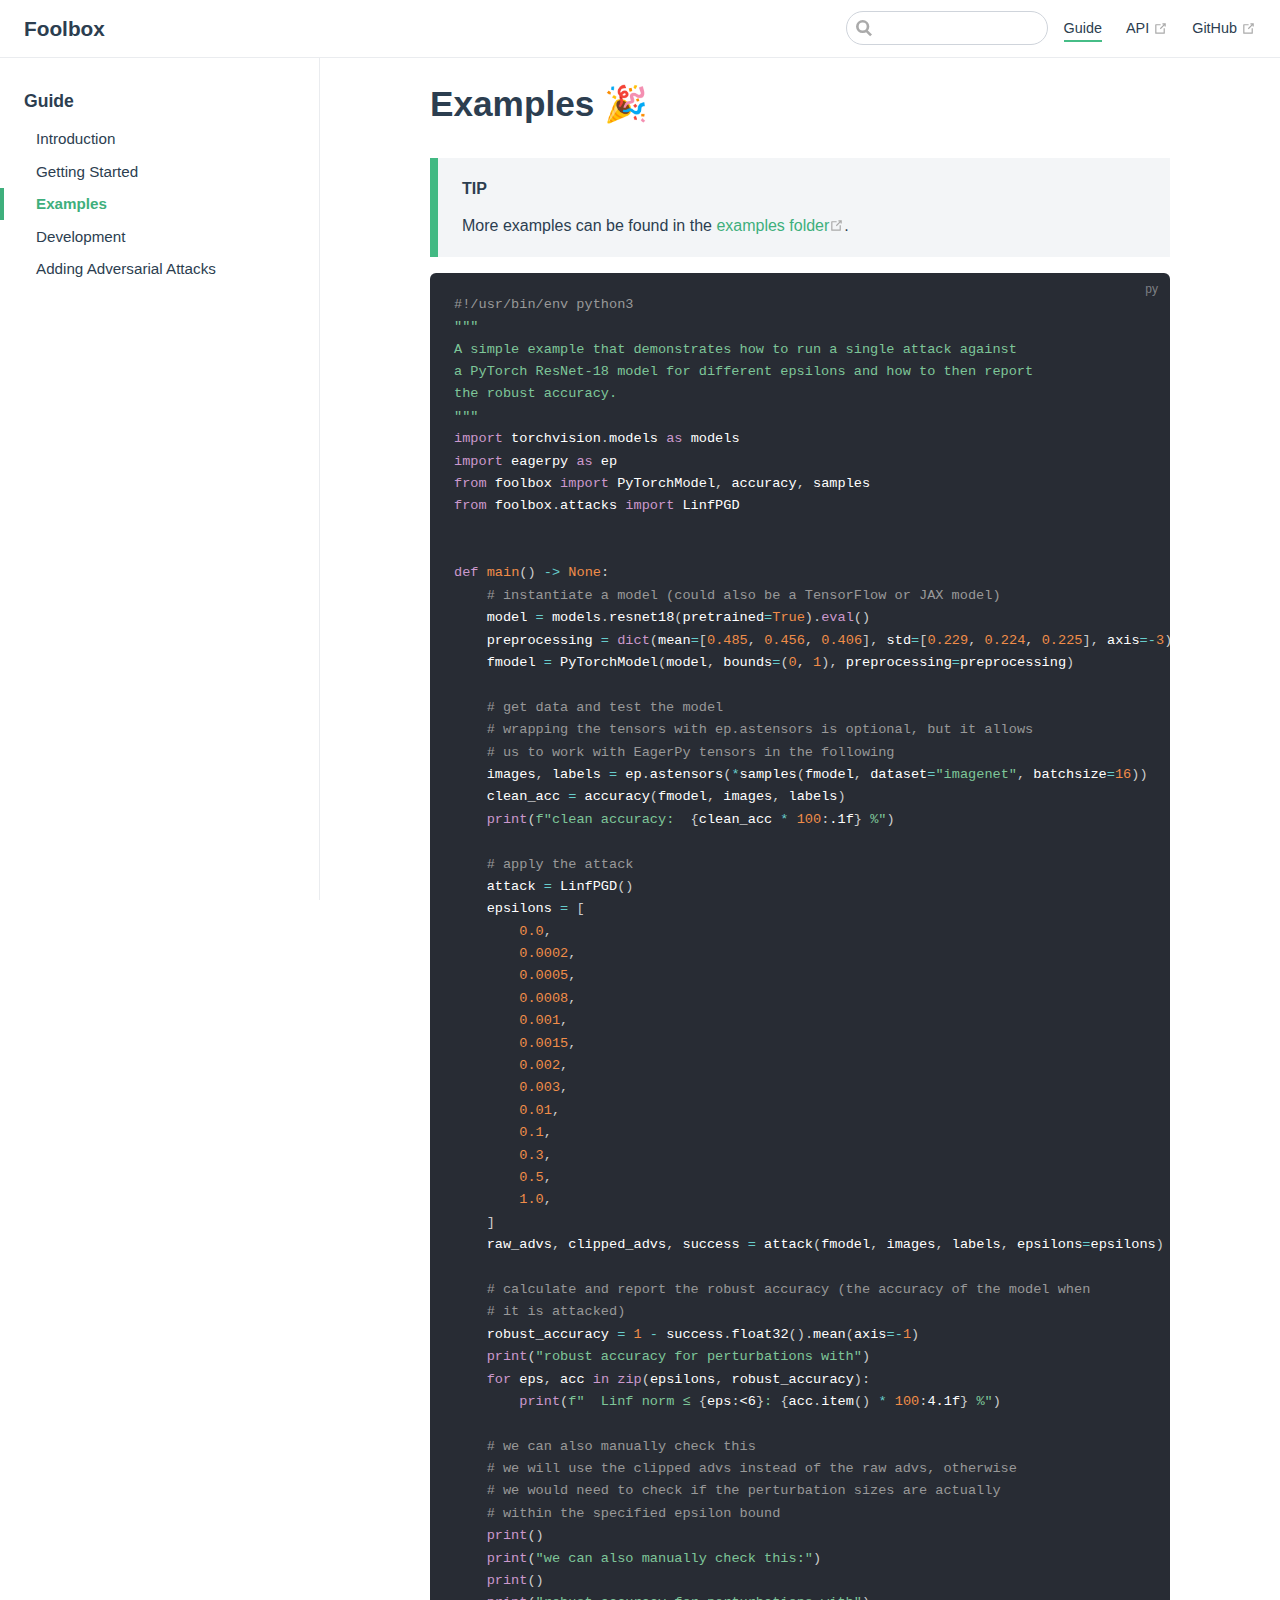
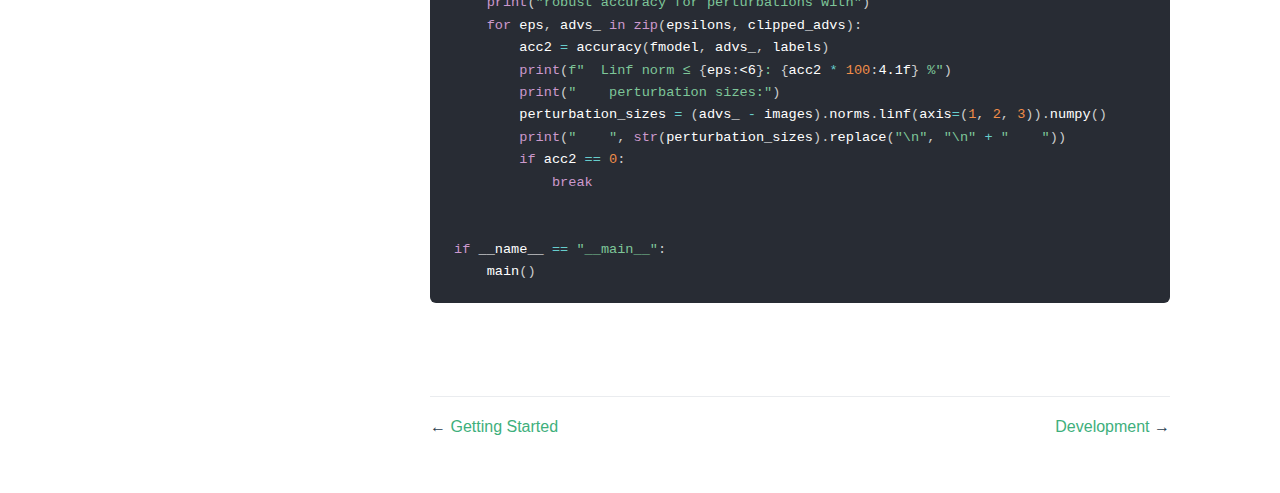
<file: guide/examples.html>
<!DOCTYPE html>
<html lang="en-US">
  <head>
    <meta charset="utf-8">
    <meta name="viewport" content="width=device-width,initial-scale=1">
    <title>Examples | Foolbox</title>
    <meta name="generator" content="VuePress 1.6.0">
    
    <meta name="description" content="A Python toolbox to create adversarial examples that fool neural networks in PyTorch, TensorFlow, and JAX">
    <link rel="preload" href="/assets/css/0.styles.6f307f2b.css" as="style"><link rel="preload" href="/assets/js/app.5dd1cb95.js" as="script"><link rel="preload" href="/assets/js/2.ab4a4ff9.js" as="script"><link rel="preload" href="/assets/js/11.e166164e.js" as="script"><link rel="prefetch" href="/assets/js/10.9f9bcc35.js"><link rel="prefetch" href="/assets/js/12.4e399e85.js"><link rel="prefetch" href="/assets/js/3.86310c7c.js"><link rel="prefetch" href="/assets/js/4.377f92c5.js"><link rel="prefetch" href="/assets/js/5.5ffb625a.js"><link rel="prefetch" href="/assets/js/6.3bcfb74c.js"><link rel="prefetch" href="/assets/js/7.150dd074.js"><link rel="prefetch" href="/assets/js/8.ccf8b3dd.js"><link rel="prefetch" href="/assets/js/9.a9d673be.js">
    <link rel="stylesheet" href="/assets/css/0.styles.6f307f2b.css">
  </head>
  <body>
    <div id="app" data-server-rendered="true"><div class="theme-container"><header class="navbar"><div class="sidebar-button"><svg xmlns="http://www.w3.org/2000/svg" aria-hidden="true" role="img" viewBox="0 0 448 512" class="icon"><path fill="currentColor" d="M436 124H12c-6.627 0-12-5.373-12-12V80c0-6.627 5.373-12 12-12h424c6.627 0 12 5.373 12 12v32c0 6.627-5.373 12-12 12zm0 160H12c-6.627 0-12-5.373-12-12v-32c0-6.627 5.373-12 12-12h424c6.627 0 12 5.373 12 12v32c0 6.627-5.373 12-12 12zm0 160H12c-6.627 0-12-5.373-12-12v-32c0-6.627 5.373-12 12-12h424c6.627 0 12 5.373 12 12v32c0 6.627-5.373 12-12 12z"></path></svg></div> <a href="/" class="home-link router-link-active"><!----> <span class="site-name">Foolbox</span></a> <div class="links"><div class="search-box"><input aria-label="Search" autocomplete="off" spellcheck="false" value=""> <!----></div> <nav class="nav-links can-hide"><div class="nav-item"><a href="/guide/" class="nav-link router-link-active">
  Guide
</a></div><div class="nav-item"><a href="https://foolbox.readthedocs.io/en/stable/" target="_blank" rel="noopener noreferrer" class="nav-link external">
  API
  <svg xmlns="http://www.w3.org/2000/svg" aria-labelledby="outbound-link-title" role="img" focusable="false" x="0px" y="0px" viewBox="0 0 100 100" width="15" height="15" class="icon outbound"><title id="outbound-link-title">(opens new window)</title> <path fill="currentColor" d="M18.8,85.1h56l0,0c2.2,0,4-1.8,4-4v-32h-8v28h-48v-48h28v-8h-32l0,0c-2.2,0-4,1.8-4,4v56C14.8,83.3,16.6,85.1,18.8,85.1z"></path> <polygon fill="currentColor" points="45.7,48.7 51.3,54.3 77.2,28.5 77.2,37.2 85.2,37.2 85.2,14.9 62.8,14.9 62.8,22.9 71.5,22.9"></polygon></svg></a></div><div class="nav-item"><a href="https://github.com/bethgelab/foolbox" target="_blank" rel="noopener noreferrer" class="nav-link external">
  GitHub
  <svg xmlns="http://www.w3.org/2000/svg" aria-labelledby="outbound-link-title" role="img" focusable="false" x="0px" y="0px" viewBox="0 0 100 100" width="15" height="15" class="icon outbound"><title id="outbound-link-title">(opens new window)</title> <path fill="currentColor" d="M18.8,85.1h56l0,0c2.2,0,4-1.8,4-4v-32h-8v28h-48v-48h28v-8h-32l0,0c-2.2,0-4,1.8-4,4v56C14.8,83.3,16.6,85.1,18.8,85.1z"></path> <polygon fill="currentColor" points="45.7,48.7 51.3,54.3 77.2,28.5 77.2,37.2 85.2,37.2 85.2,14.9 62.8,14.9 62.8,22.9 71.5,22.9"></polygon></svg></a></div> <!----></nav></div></header> <div class="sidebar-mask"></div> <aside class="sidebar"><nav class="nav-links"><div class="nav-item"><a href="/guide/" class="nav-link router-link-active">
  Guide
</a></div><div class="nav-item"><a href="https://foolbox.readthedocs.io/en/stable/" target="_blank" rel="noopener noreferrer" class="nav-link external">
  API
  <svg xmlns="http://www.w3.org/2000/svg" aria-labelledby="outbound-link-title" role="img" focusable="false" x="0px" y="0px" viewBox="0 0 100 100" width="15" height="15" class="icon outbound"><title id="outbound-link-title">(opens new window)</title> <path fill="currentColor" d="M18.8,85.1h56l0,0c2.2,0,4-1.8,4-4v-32h-8v28h-48v-48h28v-8h-32l0,0c-2.2,0-4,1.8-4,4v56C14.8,83.3,16.6,85.1,18.8,85.1z"></path> <polygon fill="currentColor" points="45.7,48.7 51.3,54.3 77.2,28.5 77.2,37.2 85.2,37.2 85.2,14.9 62.8,14.9 62.8,22.9 71.5,22.9"></polygon></svg></a></div><div class="nav-item"><a href="https://github.com/bethgelab/foolbox" target="_blank" rel="noopener noreferrer" class="nav-link external">
  GitHub
  <svg xmlns="http://www.w3.org/2000/svg" aria-labelledby="outbound-link-title" role="img" focusable="false" x="0px" y="0px" viewBox="0 0 100 100" width="15" height="15" class="icon outbound"><title id="outbound-link-title">(opens new window)</title> <path fill="currentColor" d="M18.8,85.1h56l0,0c2.2,0,4-1.8,4-4v-32h-8v28h-48v-48h28v-8h-32l0,0c-2.2,0-4,1.8-4,4v56C14.8,83.3,16.6,85.1,18.8,85.1z"></path> <polygon fill="currentColor" points="45.7,48.7 51.3,54.3 77.2,28.5 77.2,37.2 85.2,37.2 85.2,14.9 62.8,14.9 62.8,22.9 71.5,22.9"></polygon></svg></a></div> <!----></nav>  <ul class="sidebar-links"><li><section class="sidebar-group depth-0"><p class="sidebar-heading open"><span>Guide</span> <!----></p> <ul class="sidebar-links sidebar-group-items"><li><a href="/guide/" aria-current="page" class="sidebar-link">Introduction</a></li><li><a href="/guide/getting-started.html" class="sidebar-link">Getting Started</a></li><li><a href="/guide/examples.html" aria-current="page" class="active sidebar-link">Examples</a></li><li><a href="/guide/development.html" class="sidebar-link">Development</a></li><li><a href="/guide/adding_attacks.html" class="sidebar-link">Adding Adversarial Attacks</a></li></ul></section></li></ul> </aside> <main class="page"> <div class="theme-default-content content__default"><h1 id="examples"><a href="#examples" class="header-anchor">#</a> Examples 🎉</h1> <div class="custom-block tip"><p class="custom-block-title">TIP</p> <p>More examples can be found in the <a href="https://github.com/bethgelab/foolbox/tree/master/examples" target="_blank" rel="noopener noreferrer">examples folder<svg xmlns="http://www.w3.org/2000/svg" aria-labelledby="outbound-link-title" role="img" focusable="false" x="0px" y="0px" viewBox="0 0 100 100" width="15" height="15" class="icon outbound"><title id="outbound-link-title">(opens new window)</title> <path fill="currentColor" d="M18.8,85.1h56l0,0c2.2,0,4-1.8,4-4v-32h-8v28h-48v-48h28v-8h-32l0,0c-2.2,0-4,1.8-4,4v56C14.8,83.3,16.6,85.1,18.8,85.1z"></path> <polygon fill="currentColor" points="45.7,48.7 51.3,54.3 77.2,28.5 77.2,37.2 85.2,37.2 85.2,14.9 62.8,14.9 62.8,22.9 71.5,22.9"></polygon></svg></a>.</p></div> <div class="language-py extra-class"><pre class="language-py"><code><span class="token comment">#!/usr/bin/env python3</span>
<span class="token triple-quoted-string string">&quot;&quot;&quot;
A simple example that demonstrates how to run a single attack against
a PyTorch ResNet-18 model for different epsilons and how to then report
the robust accuracy.
&quot;&quot;&quot;</span>
<span class="token keyword">import</span> torchvision<span class="token punctuation">.</span>models <span class="token keyword">as</span> models
<span class="token keyword">import</span> eagerpy <span class="token keyword">as</span> ep
<span class="token keyword">from</span> foolbox <span class="token keyword">import</span> PyTorchModel<span class="token punctuation">,</span> accuracy<span class="token punctuation">,</span> samples
<span class="token keyword">from</span> foolbox<span class="token punctuation">.</span>attacks <span class="token keyword">import</span> LinfPGD


<span class="token keyword">def</span> <span class="token function">main</span><span class="token punctuation">(</span><span class="token punctuation">)</span> <span class="token operator">-</span><span class="token operator">&gt;</span> <span class="token boolean">None</span><span class="token punctuation">:</span>
    <span class="token comment"># instantiate a model (could also be a TensorFlow or JAX model)</span>
    model <span class="token operator">=</span> models<span class="token punctuation">.</span>resnet18<span class="token punctuation">(</span>pretrained<span class="token operator">=</span><span class="token boolean">True</span><span class="token punctuation">)</span><span class="token punctuation">.</span><span class="token builtin">eval</span><span class="token punctuation">(</span><span class="token punctuation">)</span>
    preprocessing <span class="token operator">=</span> <span class="token builtin">dict</span><span class="token punctuation">(</span>mean<span class="token operator">=</span><span class="token punctuation">[</span><span class="token number">0.485</span><span class="token punctuation">,</span> <span class="token number">0.456</span><span class="token punctuation">,</span> <span class="token number">0.406</span><span class="token punctuation">]</span><span class="token punctuation">,</span> std<span class="token operator">=</span><span class="token punctuation">[</span><span class="token number">0.229</span><span class="token punctuation">,</span> <span class="token number">0.224</span><span class="token punctuation">,</span> <span class="token number">0.225</span><span class="token punctuation">]</span><span class="token punctuation">,</span> axis<span class="token operator">=</span><span class="token operator">-</span><span class="token number">3</span><span class="token punctuation">)</span>
    fmodel <span class="token operator">=</span> PyTorchModel<span class="token punctuation">(</span>model<span class="token punctuation">,</span> bounds<span class="token operator">=</span><span class="token punctuation">(</span><span class="token number">0</span><span class="token punctuation">,</span> <span class="token number">1</span><span class="token punctuation">)</span><span class="token punctuation">,</span> preprocessing<span class="token operator">=</span>preprocessing<span class="token punctuation">)</span>

    <span class="token comment"># get data and test the model</span>
    <span class="token comment"># wrapping the tensors with ep.astensors is optional, but it allows</span>
    <span class="token comment"># us to work with EagerPy tensors in the following</span>
    images<span class="token punctuation">,</span> labels <span class="token operator">=</span> ep<span class="token punctuation">.</span>astensors<span class="token punctuation">(</span><span class="token operator">*</span>samples<span class="token punctuation">(</span>fmodel<span class="token punctuation">,</span> dataset<span class="token operator">=</span><span class="token string">&quot;imagenet&quot;</span><span class="token punctuation">,</span> batchsize<span class="token operator">=</span><span class="token number">16</span><span class="token punctuation">)</span><span class="token punctuation">)</span>
    clean_acc <span class="token operator">=</span> accuracy<span class="token punctuation">(</span>fmodel<span class="token punctuation">,</span> images<span class="token punctuation">,</span> labels<span class="token punctuation">)</span>
    <span class="token keyword">print</span><span class="token punctuation">(</span><span class="token string-interpolation"><span class="token string">f&quot;clean accuracy:  </span><span class="token interpolation"><span class="token punctuation">{</span>clean_acc <span class="token operator">*</span> <span class="token number">100</span><span class="token punctuation">:</span><span class="token format-spec">.1f</span><span class="token punctuation">}</span></span><span class="token string"> %&quot;</span></span><span class="token punctuation">)</span>

    <span class="token comment"># apply the attack</span>
    attack <span class="token operator">=</span> LinfPGD<span class="token punctuation">(</span><span class="token punctuation">)</span>
    epsilons <span class="token operator">=</span> <span class="token punctuation">[</span>
        <span class="token number">0.0</span><span class="token punctuation">,</span>
        <span class="token number">0.0002</span><span class="token punctuation">,</span>
        <span class="token number">0.0005</span><span class="token punctuation">,</span>
        <span class="token number">0.0008</span><span class="token punctuation">,</span>
        <span class="token number">0.001</span><span class="token punctuation">,</span>
        <span class="token number">0.0015</span><span class="token punctuation">,</span>
        <span class="token number">0.002</span><span class="token punctuation">,</span>
        <span class="token number">0.003</span><span class="token punctuation">,</span>
        <span class="token number">0.01</span><span class="token punctuation">,</span>
        <span class="token number">0.1</span><span class="token punctuation">,</span>
        <span class="token number">0.3</span><span class="token punctuation">,</span>
        <span class="token number">0.5</span><span class="token punctuation">,</span>
        <span class="token number">1.0</span><span class="token punctuation">,</span>
    <span class="token punctuation">]</span>
    raw_advs<span class="token punctuation">,</span> clipped_advs<span class="token punctuation">,</span> success <span class="token operator">=</span> attack<span class="token punctuation">(</span>fmodel<span class="token punctuation">,</span> images<span class="token punctuation">,</span> labels<span class="token punctuation">,</span> epsilons<span class="token operator">=</span>epsilons<span class="token punctuation">)</span>

    <span class="token comment"># calculate and report the robust accuracy (the accuracy of the model when</span>
    <span class="token comment"># it is attacked)</span>
    robust_accuracy <span class="token operator">=</span> <span class="token number">1</span> <span class="token operator">-</span> success<span class="token punctuation">.</span>float32<span class="token punctuation">(</span><span class="token punctuation">)</span><span class="token punctuation">.</span>mean<span class="token punctuation">(</span>axis<span class="token operator">=</span><span class="token operator">-</span><span class="token number">1</span><span class="token punctuation">)</span>
    <span class="token keyword">print</span><span class="token punctuation">(</span><span class="token string">&quot;robust accuracy for perturbations with&quot;</span><span class="token punctuation">)</span>
    <span class="token keyword">for</span> eps<span class="token punctuation">,</span> acc <span class="token keyword">in</span> <span class="token builtin">zip</span><span class="token punctuation">(</span>epsilons<span class="token punctuation">,</span> robust_accuracy<span class="token punctuation">)</span><span class="token punctuation">:</span>
        <span class="token keyword">print</span><span class="token punctuation">(</span><span class="token string-interpolation"><span class="token string">f&quot;  Linf norm ≤ </span><span class="token interpolation"><span class="token punctuation">{</span>eps<span class="token punctuation">:</span><span class="token format-spec">&lt;6</span><span class="token punctuation">}</span></span><span class="token string">: </span><span class="token interpolation"><span class="token punctuation">{</span>acc<span class="token punctuation">.</span>item<span class="token punctuation">(</span><span class="token punctuation">)</span> <span class="token operator">*</span> <span class="token number">100</span><span class="token punctuation">:</span><span class="token format-spec">4.1f</span><span class="token punctuation">}</span></span><span class="token string"> %&quot;</span></span><span class="token punctuation">)</span>

    <span class="token comment"># we can also manually check this</span>
    <span class="token comment"># we will use the clipped advs instead of the raw advs, otherwise</span>
    <span class="token comment"># we would need to check if the perturbation sizes are actually</span>
    <span class="token comment"># within the specified epsilon bound</span>
    <span class="token keyword">print</span><span class="token punctuation">(</span><span class="token punctuation">)</span>
    <span class="token keyword">print</span><span class="token punctuation">(</span><span class="token string">&quot;we can also manually check this:&quot;</span><span class="token punctuation">)</span>
    <span class="token keyword">print</span><span class="token punctuation">(</span><span class="token punctuation">)</span>
    <span class="token keyword">print</span><span class="token punctuation">(</span><span class="token string">&quot;robust accuracy for perturbations with&quot;</span><span class="token punctuation">)</span>
    <span class="token keyword">for</span> eps<span class="token punctuation">,</span> advs_ <span class="token keyword">in</span> <span class="token builtin">zip</span><span class="token punctuation">(</span>epsilons<span class="token punctuation">,</span> clipped_advs<span class="token punctuation">)</span><span class="token punctuation">:</span>
        acc2 <span class="token operator">=</span> accuracy<span class="token punctuation">(</span>fmodel<span class="token punctuation">,</span> advs_<span class="token punctuation">,</span> labels<span class="token punctuation">)</span>
        <span class="token keyword">print</span><span class="token punctuation">(</span><span class="token string-interpolation"><span class="token string">f&quot;  Linf norm ≤ </span><span class="token interpolation"><span class="token punctuation">{</span>eps<span class="token punctuation">:</span><span class="token format-spec">&lt;6</span><span class="token punctuation">}</span></span><span class="token string">: </span><span class="token interpolation"><span class="token punctuation">{</span>acc2 <span class="token operator">*</span> <span class="token number">100</span><span class="token punctuation">:</span><span class="token format-spec">4.1f</span><span class="token punctuation">}</span></span><span class="token string"> %&quot;</span></span><span class="token punctuation">)</span>
        <span class="token keyword">print</span><span class="token punctuation">(</span><span class="token string">&quot;    perturbation sizes:&quot;</span><span class="token punctuation">)</span>
        perturbation_sizes <span class="token operator">=</span> <span class="token punctuation">(</span>advs_ <span class="token operator">-</span> images<span class="token punctuation">)</span><span class="token punctuation">.</span>norms<span class="token punctuation">.</span>linf<span class="token punctuation">(</span>axis<span class="token operator">=</span><span class="token punctuation">(</span><span class="token number">1</span><span class="token punctuation">,</span> <span class="token number">2</span><span class="token punctuation">,</span> <span class="token number">3</span><span class="token punctuation">)</span><span class="token punctuation">)</span><span class="token punctuation">.</span>numpy<span class="token punctuation">(</span><span class="token punctuation">)</span>
        <span class="token keyword">print</span><span class="token punctuation">(</span><span class="token string">&quot;    &quot;</span><span class="token punctuation">,</span> <span class="token builtin">str</span><span class="token punctuation">(</span>perturbation_sizes<span class="token punctuation">)</span><span class="token punctuation">.</span>replace<span class="token punctuation">(</span><span class="token string">&quot;\n&quot;</span><span class="token punctuation">,</span> <span class="token string">&quot;\n&quot;</span> <span class="token operator">+</span> <span class="token string">&quot;    &quot;</span><span class="token punctuation">)</span><span class="token punctuation">)</span>
        <span class="token keyword">if</span> acc2 <span class="token operator">==</span> <span class="token number">0</span><span class="token punctuation">:</span>
            <span class="token keyword">break</span>


<span class="token keyword">if</span> __name__ <span class="token operator">==</span> <span class="token string">&quot;__main__&quot;</span><span class="token punctuation">:</span>
    main<span class="token punctuation">(</span><span class="token punctuation">)</span>
</code></pre></div></div> <footer class="page-edit"><!----> <!----></footer> <div class="page-nav"><p class="inner"><span class="prev">
      ←
      <a href="/guide/getting-started.html" class="prev">
        Getting Started
      </a></span> <span class="next"><a href="/guide/development.html">
        Development
      </a>
      →
    </span></p></div> </main></div><div class="global-ui"></div></div>
    <script src="/assets/js/app.5dd1cb95.js" defer></script><script src="/assets/js/2.ab4a4ff9.js" defer></script><script src="/assets/js/11.e166164e.js" defer></script>
  </body>
</html>
</file>
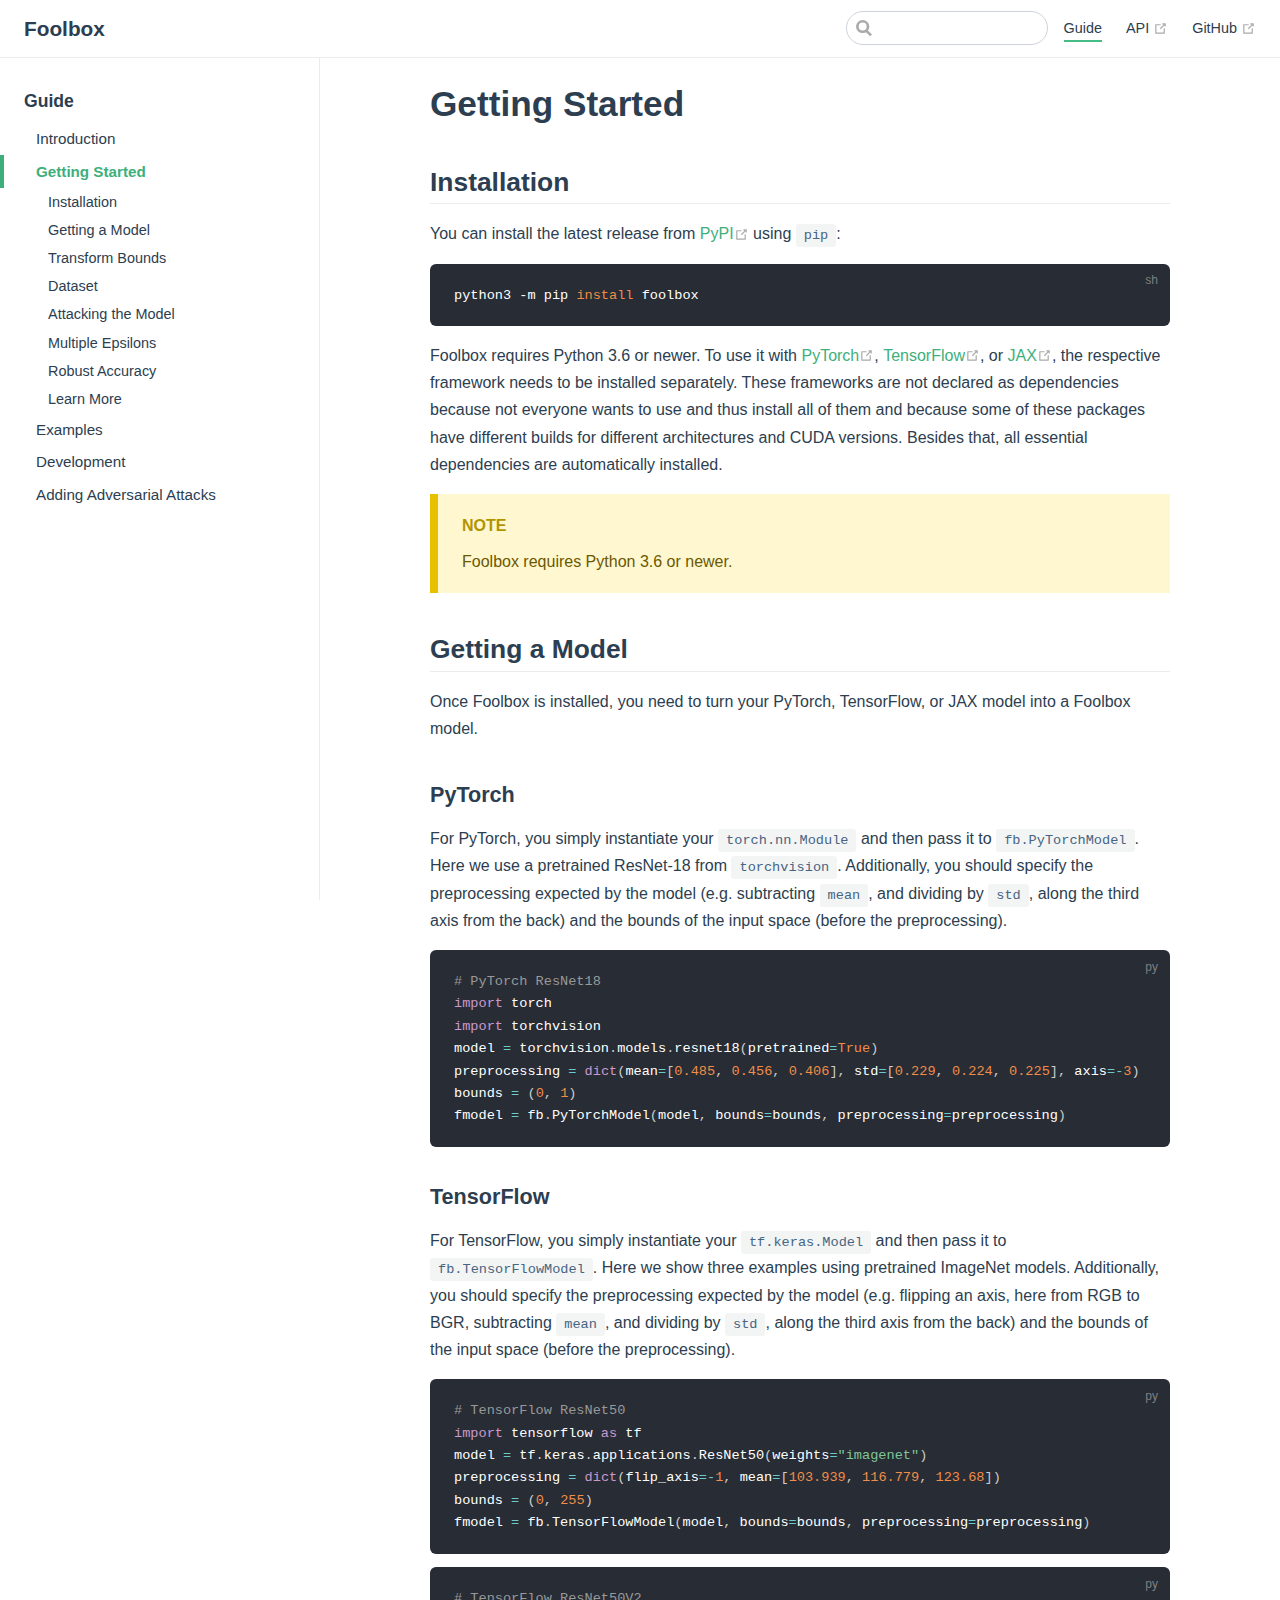
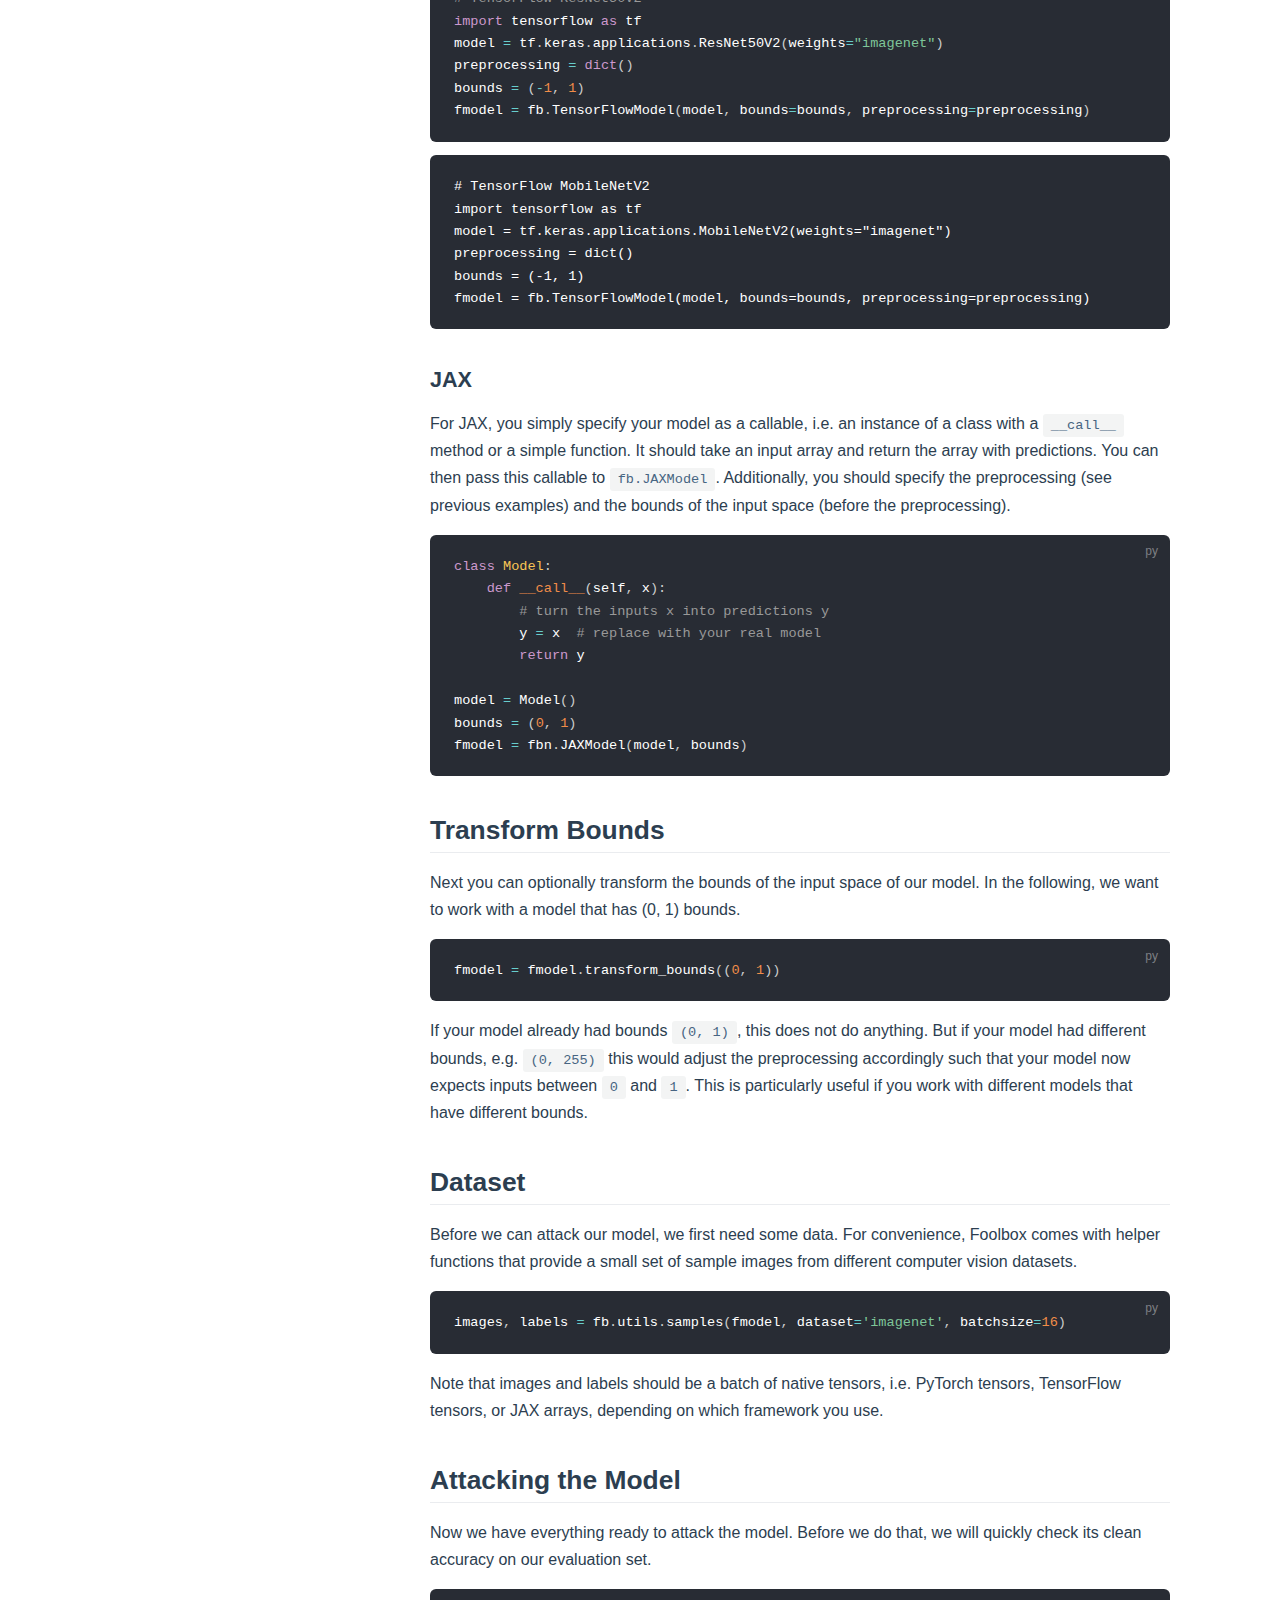
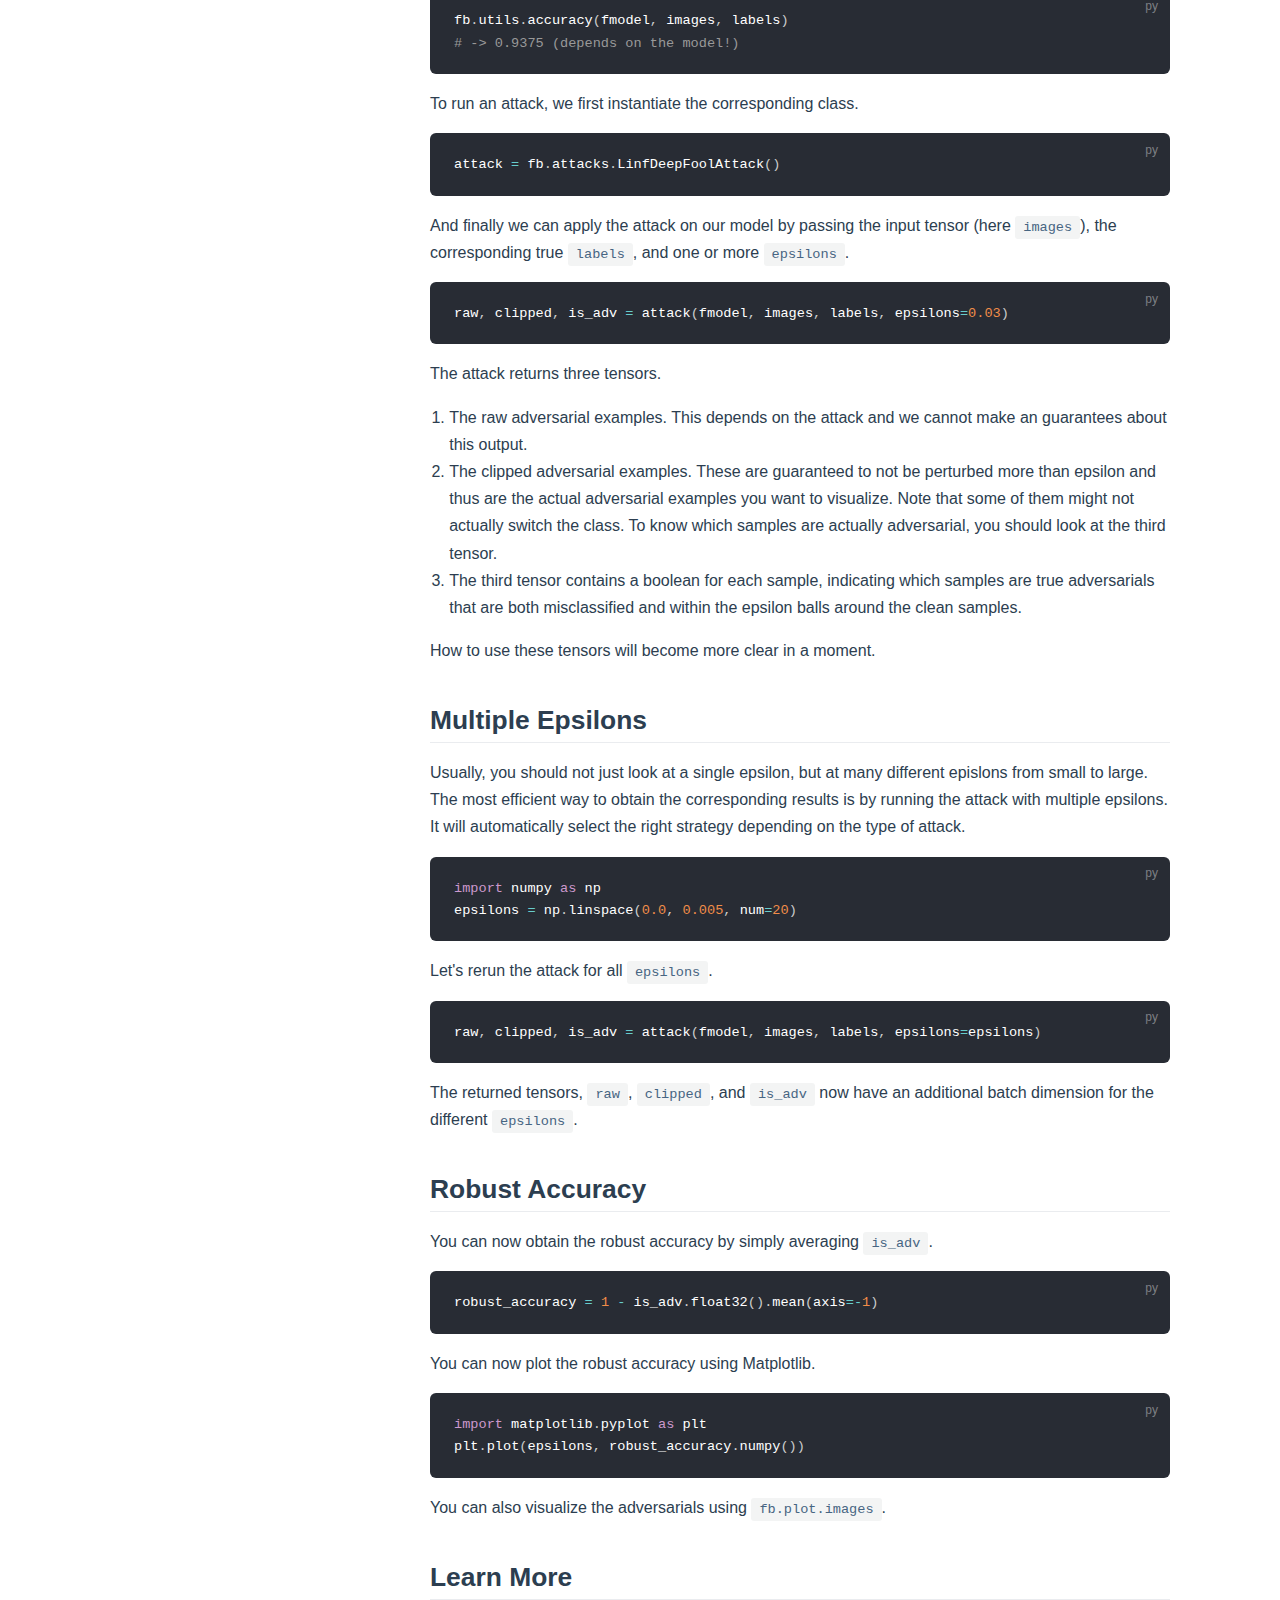
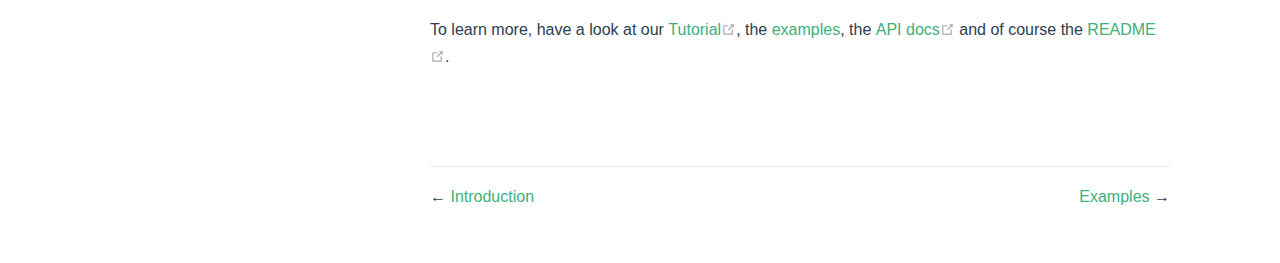
<file: guide/getting-started.html>
<!DOCTYPE html>
<html lang="en-US">
  <head>
    <meta charset="utf-8">
    <meta name="viewport" content="width=device-width,initial-scale=1">
    <title>Getting Started | Foolbox</title>
    <meta name="generator" content="VuePress 1.6.0">
    
    <meta name="description" content="A Python toolbox to create adversarial examples that fool neural networks in PyTorch, TensorFlow, and JAX">
    <link rel="preload" href="/assets/css/0.styles.6f307f2b.css" as="style"><link rel="preload" href="/assets/js/app.5dd1cb95.js" as="script"><link rel="preload" href="/assets/js/2.ab4a4ff9.js" as="script"><link rel="preload" href="/assets/js/12.4e399e85.js" as="script"><link rel="prefetch" href="/assets/js/10.9f9bcc35.js"><link rel="prefetch" href="/assets/js/11.e166164e.js"><link rel="prefetch" href="/assets/js/3.86310c7c.js"><link rel="prefetch" href="/assets/js/4.377f92c5.js"><link rel="prefetch" href="/assets/js/5.5ffb625a.js"><link rel="prefetch" href="/assets/js/6.3bcfb74c.js"><link rel="prefetch" href="/assets/js/7.150dd074.js"><link rel="prefetch" href="/assets/js/8.ccf8b3dd.js"><link rel="prefetch" href="/assets/js/9.a9d673be.js">
    <link rel="stylesheet" href="/assets/css/0.styles.6f307f2b.css">
  </head>
  <body>
    <div id="app" data-server-rendered="true"><div class="theme-container"><header class="navbar"><div class="sidebar-button"><svg xmlns="http://www.w3.org/2000/svg" aria-hidden="true" role="img" viewBox="0 0 448 512" class="icon"><path fill="currentColor" d="M436 124H12c-6.627 0-12-5.373-12-12V80c0-6.627 5.373-12 12-12h424c6.627 0 12 5.373 12 12v32c0 6.627-5.373 12-12 12zm0 160H12c-6.627 0-12-5.373-12-12v-32c0-6.627 5.373-12 12-12h424c6.627 0 12 5.373 12 12v32c0 6.627-5.373 12-12 12zm0 160H12c-6.627 0-12-5.373-12-12v-32c0-6.627 5.373-12 12-12h424c6.627 0 12 5.373 12 12v32c0 6.627-5.373 12-12 12z"></path></svg></div> <a href="/" class="home-link router-link-active"><!----> <span class="site-name">Foolbox</span></a> <div class="links"><div class="search-box"><input aria-label="Search" autocomplete="off" spellcheck="false" value=""> <!----></div> <nav class="nav-links can-hide"><div class="nav-item"><a href="/guide/" class="nav-link router-link-active">
  Guide
</a></div><div class="nav-item"><a href="https://foolbox.readthedocs.io/en/stable/" target="_blank" rel="noopener noreferrer" class="nav-link external">
  API
  <svg xmlns="http://www.w3.org/2000/svg" aria-labelledby="outbound-link-title" role="img" focusable="false" x="0px" y="0px" viewBox="0 0 100 100" width="15" height="15" class="icon outbound"><title id="outbound-link-title">(opens new window)</title> <path fill="currentColor" d="M18.8,85.1h56l0,0c2.2,0,4-1.8,4-4v-32h-8v28h-48v-48h28v-8h-32l0,0c-2.2,0-4,1.8-4,4v56C14.8,83.3,16.6,85.1,18.8,85.1z"></path> <polygon fill="currentColor" points="45.7,48.7 51.3,54.3 77.2,28.5 77.2,37.2 85.2,37.2 85.2,14.9 62.8,14.9 62.8,22.9 71.5,22.9"></polygon></svg></a></div><div class="nav-item"><a href="https://github.com/bethgelab/foolbox" target="_blank" rel="noopener noreferrer" class="nav-link external">
  GitHub
  <svg xmlns="http://www.w3.org/2000/svg" aria-labelledby="outbound-link-title" role="img" focusable="false" x="0px" y="0px" viewBox="0 0 100 100" width="15" height="15" class="icon outbound"><title id="outbound-link-title">(opens new window)</title> <path fill="currentColor" d="M18.8,85.1h56l0,0c2.2,0,4-1.8,4-4v-32h-8v28h-48v-48h28v-8h-32l0,0c-2.2,0-4,1.8-4,4v56C14.8,83.3,16.6,85.1,18.8,85.1z"></path> <polygon fill="currentColor" points="45.7,48.7 51.3,54.3 77.2,28.5 77.2,37.2 85.2,37.2 85.2,14.9 62.8,14.9 62.8,22.9 71.5,22.9"></polygon></svg></a></div> <!----></nav></div></header> <div class="sidebar-mask"></div> <aside class="sidebar"><nav class="nav-links"><div class="nav-item"><a href="/guide/" class="nav-link router-link-active">
  Guide
</a></div><div class="nav-item"><a href="https://foolbox.readthedocs.io/en/stable/" target="_blank" rel="noopener noreferrer" class="nav-link external">
  API
  <svg xmlns="http://www.w3.org/2000/svg" aria-labelledby="outbound-link-title" role="img" focusable="false" x="0px" y="0px" viewBox="0 0 100 100" width="15" height="15" class="icon outbound"><title id="outbound-link-title">(opens new window)</title> <path fill="currentColor" d="M18.8,85.1h56l0,0c2.2,0,4-1.8,4-4v-32h-8v28h-48v-48h28v-8h-32l0,0c-2.2,0-4,1.8-4,4v56C14.8,83.3,16.6,85.1,18.8,85.1z"></path> <polygon fill="currentColor" points="45.7,48.7 51.3,54.3 77.2,28.5 77.2,37.2 85.2,37.2 85.2,14.9 62.8,14.9 62.8,22.9 71.5,22.9"></polygon></svg></a></div><div class="nav-item"><a href="https://github.com/bethgelab/foolbox" target="_blank" rel="noopener noreferrer" class="nav-link external">
  GitHub
  <svg xmlns="http://www.w3.org/2000/svg" aria-labelledby="outbound-link-title" role="img" focusable="false" x="0px" y="0px" viewBox="0 0 100 100" width="15" height="15" class="icon outbound"><title id="outbound-link-title">(opens new window)</title> <path fill="currentColor" d="M18.8,85.1h56l0,0c2.2,0,4-1.8,4-4v-32h-8v28h-48v-48h28v-8h-32l0,0c-2.2,0-4,1.8-4,4v56C14.8,83.3,16.6,85.1,18.8,85.1z"></path> <polygon fill="currentColor" points="45.7,48.7 51.3,54.3 77.2,28.5 77.2,37.2 85.2,37.2 85.2,14.9 62.8,14.9 62.8,22.9 71.5,22.9"></polygon></svg></a></div> <!----></nav>  <ul class="sidebar-links"><li><section class="sidebar-group depth-0"><p class="sidebar-heading open"><span>Guide</span> <!----></p> <ul class="sidebar-links sidebar-group-items"><li><a href="/guide/" aria-current="page" class="sidebar-link">Introduction</a></li><li><a href="/guide/getting-started.html" aria-current="page" class="active sidebar-link">Getting Started</a><ul class="sidebar-sub-headers"><li class="sidebar-sub-header"><a href="/guide/getting-started.html#installation" class="sidebar-link">Installation</a></li><li class="sidebar-sub-header"><a href="/guide/getting-started.html#getting-a-model" class="sidebar-link">Getting a Model</a></li><li class="sidebar-sub-header"><a href="/guide/getting-started.html#transform-bounds" class="sidebar-link">Transform Bounds</a></li><li class="sidebar-sub-header"><a href="/guide/getting-started.html#dataset" class="sidebar-link">Dataset</a></li><li class="sidebar-sub-header"><a href="/guide/getting-started.html#attacking-the-model" class="sidebar-link">Attacking the Model</a></li><li class="sidebar-sub-header"><a href="/guide/getting-started.html#multiple-epsilons" class="sidebar-link">Multiple Epsilons</a></li><li class="sidebar-sub-header"><a href="/guide/getting-started.html#robust-accuracy" class="sidebar-link">Robust Accuracy</a></li><li class="sidebar-sub-header"><a href="/guide/getting-started.html#learn-more" class="sidebar-link">Learn More</a></li></ul></li><li><a href="/guide/examples.html" class="sidebar-link">Examples</a></li><li><a href="/guide/development.html" class="sidebar-link">Development</a></li><li><a href="/guide/adding_attacks.html" class="sidebar-link">Adding Adversarial Attacks</a></li></ul></section></li></ul> </aside> <main class="page"> <div class="theme-default-content content__default"><h1 id="getting-started"><a href="#getting-started" class="header-anchor">#</a> Getting Started</h1> <h2 id="installation"><a href="#installation" class="header-anchor">#</a> Installation</h2> <p>You can install the latest release from <a href="https://pypi.org/project/foolbox/" target="_blank" rel="noopener noreferrer">PyPI<svg xmlns="http://www.w3.org/2000/svg" aria-labelledby="outbound-link-title" role="img" focusable="false" x="0px" y="0px" viewBox="0 0 100 100" width="15" height="15" class="icon outbound"><title id="outbound-link-title">(opens new window)</title> <path fill="currentColor" d="M18.8,85.1h56l0,0c2.2,0,4-1.8,4-4v-32h-8v28h-48v-48h28v-8h-32l0,0c-2.2,0-4,1.8-4,4v56C14.8,83.3,16.6,85.1,18.8,85.1z"></path> <polygon fill="currentColor" points="45.7,48.7 51.3,54.3 77.2,28.5 77.2,37.2 85.2,37.2 85.2,14.9 62.8,14.9 62.8,22.9 71.5,22.9"></polygon></svg></a> using <code>pip</code>:</p> <div class="language-bash extra-class"><pre class="language-bash"><code>python3 -m pip <span class="token function">install</span> foolbox
</code></pre></div><p>Foolbox requires Python 3.6 or newer. To use it with <a href="https://pytorch.org" target="_blank" rel="noopener noreferrer">PyTorch<svg xmlns="http://www.w3.org/2000/svg" aria-labelledby="outbound-link-title" role="img" focusable="false" x="0px" y="0px" viewBox="0 0 100 100" width="15" height="15" class="icon outbound"><title id="outbound-link-title">(opens new window)</title> <path fill="currentColor" d="M18.8,85.1h56l0,0c2.2,0,4-1.8,4-4v-32h-8v28h-48v-48h28v-8h-32l0,0c-2.2,0-4,1.8-4,4v56C14.8,83.3,16.6,85.1,18.8,85.1z"></path> <polygon fill="currentColor" points="45.7,48.7 51.3,54.3 77.2,28.5 77.2,37.2 85.2,37.2 85.2,14.9 62.8,14.9 62.8,22.9 71.5,22.9"></polygon></svg></a>, <a href="https://www.tensorflow.org" target="_blank" rel="noopener noreferrer">TensorFlow<svg xmlns="http://www.w3.org/2000/svg" aria-labelledby="outbound-link-title" role="img" focusable="false" x="0px" y="0px" viewBox="0 0 100 100" width="15" height="15" class="icon outbound"><title id="outbound-link-title">(opens new window)</title> <path fill="currentColor" d="M18.8,85.1h56l0,0c2.2,0,4-1.8,4-4v-32h-8v28h-48v-48h28v-8h-32l0,0c-2.2,0-4,1.8-4,4v56C14.8,83.3,16.6,85.1,18.8,85.1z"></path> <polygon fill="currentColor" points="45.7,48.7 51.3,54.3 77.2,28.5 77.2,37.2 85.2,37.2 85.2,14.9 62.8,14.9 62.8,22.9 71.5,22.9"></polygon></svg></a>, or <a href="https://github.com/google/jax" target="_blank" rel="noopener noreferrer">JAX<svg xmlns="http://www.w3.org/2000/svg" aria-labelledby="outbound-link-title" role="img" focusable="false" x="0px" y="0px" viewBox="0 0 100 100" width="15" height="15" class="icon outbound"><title id="outbound-link-title">(opens new window)</title> <path fill="currentColor" d="M18.8,85.1h56l0,0c2.2,0,4-1.8,4-4v-32h-8v28h-48v-48h28v-8h-32l0,0c-2.2,0-4,1.8-4,4v56C14.8,83.3,16.6,85.1,18.8,85.1z"></path> <polygon fill="currentColor" points="45.7,48.7 51.3,54.3 77.2,28.5 77.2,37.2 85.2,37.2 85.2,14.9 62.8,14.9 62.8,22.9 71.5,22.9"></polygon></svg></a>, the respective framework needs to be installed separately. These frameworks are not declared as dependencies because not everyone wants to use and thus install all of them and because some of these packages have different builds for different architectures and CUDA versions. Besides that, all essential dependencies are automatically installed.</p> <div class="custom-block warning"><p class="custom-block-title">NOTE</p> <p>Foolbox requires Python 3.6 or newer.</p></div> <h2 id="getting-a-model"><a href="#getting-a-model" class="header-anchor">#</a> Getting a Model</h2> <p>Once Foolbox is installed, you need to turn your PyTorch, TensorFlow, or JAX model into a Foolbox model.</p> <h3 id="pytorch"><a href="#pytorch" class="header-anchor">#</a> PyTorch</h3> <p>For PyTorch, you simply instantiate your <code>torch.nn.Module</code> and then pass it
to <code>fb.PyTorchModel</code>. Here we use a pretrained ResNet-18 from <code>torchvision</code>.
Additionally, you should specify the preprocessing expected by the model
(e.g. subtracting <code>mean</code>, and dividing by <code>std</code>, along the third axis from the back)
and the bounds of the input space (before the preprocessing).</p> <div class="language-python extra-class"><pre class="language-python"><code><span class="token comment"># PyTorch ResNet18</span>
<span class="token keyword">import</span> torch
<span class="token keyword">import</span> torchvision
model <span class="token operator">=</span> torchvision<span class="token punctuation">.</span>models<span class="token punctuation">.</span>resnet18<span class="token punctuation">(</span>pretrained<span class="token operator">=</span><span class="token boolean">True</span><span class="token punctuation">)</span>
preprocessing <span class="token operator">=</span> <span class="token builtin">dict</span><span class="token punctuation">(</span>mean<span class="token operator">=</span><span class="token punctuation">[</span><span class="token number">0.485</span><span class="token punctuation">,</span> <span class="token number">0.456</span><span class="token punctuation">,</span> <span class="token number">0.406</span><span class="token punctuation">]</span><span class="token punctuation">,</span> std<span class="token operator">=</span><span class="token punctuation">[</span><span class="token number">0.229</span><span class="token punctuation">,</span> <span class="token number">0.224</span><span class="token punctuation">,</span> <span class="token number">0.225</span><span class="token punctuation">]</span><span class="token punctuation">,</span> axis<span class="token operator">=</span><span class="token operator">-</span><span class="token number">3</span><span class="token punctuation">)</span>
bounds <span class="token operator">=</span> <span class="token punctuation">(</span><span class="token number">0</span><span class="token punctuation">,</span> <span class="token number">1</span><span class="token punctuation">)</span>
fmodel <span class="token operator">=</span> fb<span class="token punctuation">.</span>PyTorchModel<span class="token punctuation">(</span>model<span class="token punctuation">,</span> bounds<span class="token operator">=</span>bounds<span class="token punctuation">,</span> preprocessing<span class="token operator">=</span>preprocessing<span class="token punctuation">)</span>
</code></pre></div><h3 id="tensorflow"><a href="#tensorflow" class="header-anchor">#</a> TensorFlow</h3> <p>For TensorFlow, you simply instantiate your <code>tf.keras.Model</code> and then pass it
to <code>fb.TensorFlowModel</code>. Here we show three examples using pretrained ImageNet
models. Additionally, you should specify the preprocessing expected by the model
(e.g. flipping an axis, here from RGB to BGR, subtracting <code>mean</code>,
and dividing by <code>std</code>, along the third axis from the back)
and the bounds of the input space (before the preprocessing).</p> <div class="language-python extra-class"><pre class="language-python"><code><span class="token comment"># TensorFlow ResNet50</span>
<span class="token keyword">import</span> tensorflow <span class="token keyword">as</span> tf
model <span class="token operator">=</span> tf<span class="token punctuation">.</span>keras<span class="token punctuation">.</span>applications<span class="token punctuation">.</span>ResNet50<span class="token punctuation">(</span>weights<span class="token operator">=</span><span class="token string">&quot;imagenet&quot;</span><span class="token punctuation">)</span>
preprocessing <span class="token operator">=</span> <span class="token builtin">dict</span><span class="token punctuation">(</span>flip_axis<span class="token operator">=</span><span class="token operator">-</span><span class="token number">1</span><span class="token punctuation">,</span> mean<span class="token operator">=</span><span class="token punctuation">[</span><span class="token number">103.939</span><span class="token punctuation">,</span> <span class="token number">116.779</span><span class="token punctuation">,</span> <span class="token number">123.68</span><span class="token punctuation">]</span><span class="token punctuation">)</span>
bounds <span class="token operator">=</span> <span class="token punctuation">(</span><span class="token number">0</span><span class="token punctuation">,</span> <span class="token number">255</span><span class="token punctuation">)</span>
fmodel <span class="token operator">=</span> fb<span class="token punctuation">.</span>TensorFlowModel<span class="token punctuation">(</span>model<span class="token punctuation">,</span> bounds<span class="token operator">=</span>bounds<span class="token punctuation">,</span> preprocessing<span class="token operator">=</span>preprocessing<span class="token punctuation">)</span>
</code></pre></div><div class="language-python extra-class"><pre class="language-python"><code><span class="token comment"># TensorFlow ResNet50V2</span>
<span class="token keyword">import</span> tensorflow <span class="token keyword">as</span> tf
model <span class="token operator">=</span> tf<span class="token punctuation">.</span>keras<span class="token punctuation">.</span>applications<span class="token punctuation">.</span>ResNet50V2<span class="token punctuation">(</span>weights<span class="token operator">=</span><span class="token string">&quot;imagenet&quot;</span><span class="token punctuation">)</span>
preprocessing <span class="token operator">=</span> <span class="token builtin">dict</span><span class="token punctuation">(</span><span class="token punctuation">)</span>
bounds <span class="token operator">=</span> <span class="token punctuation">(</span><span class="token operator">-</span><span class="token number">1</span><span class="token punctuation">,</span> <span class="token number">1</span><span class="token punctuation">)</span>
fmodel <span class="token operator">=</span> fb<span class="token punctuation">.</span>TensorFlowModel<span class="token punctuation">(</span>model<span class="token punctuation">,</span> bounds<span class="token operator">=</span>bounds<span class="token punctuation">,</span> preprocessing<span class="token operator">=</span>preprocessing<span class="token punctuation">)</span>
</code></pre></div><div class="language- extra-class"><pre class="language-text"><code># TensorFlow MobileNetV2
import tensorflow as tf
model = tf.keras.applications.MobileNetV2(weights=&quot;imagenet&quot;)
preprocessing = dict()
bounds = (-1, 1)
fmodel = fb.TensorFlowModel(model, bounds=bounds, preprocessing=preprocessing)
</code></pre></div><h3 id="jax"><a href="#jax" class="header-anchor">#</a> JAX</h3> <p>For JAX, you simply specify your model as a callable, i.e. an instance of a
class with a <code>__call__</code> method or a simple function. It should take an
input array and return the array with predictions. You can then pass this
callable to <code>fb.JAXModel</code>. Additionally, you should specify the
preprocessing (see previous examples) and
the bounds of the input space (before the preprocessing).</p> <div class="language-python extra-class"><pre class="language-python"><code><span class="token keyword">class</span> <span class="token class-name">Model</span><span class="token punctuation">:</span>
    <span class="token keyword">def</span> <span class="token function">__call__</span><span class="token punctuation">(</span>self<span class="token punctuation">,</span> x<span class="token punctuation">)</span><span class="token punctuation">:</span>
        <span class="token comment"># turn the inputs x into predictions y</span>
        y <span class="token operator">=</span> x  <span class="token comment"># replace with your real model</span>
        <span class="token keyword">return</span> y

model <span class="token operator">=</span> Model<span class="token punctuation">(</span><span class="token punctuation">)</span>
bounds <span class="token operator">=</span> <span class="token punctuation">(</span><span class="token number">0</span><span class="token punctuation">,</span> <span class="token number">1</span><span class="token punctuation">)</span>
fmodel <span class="token operator">=</span> fbn<span class="token punctuation">.</span>JAXModel<span class="token punctuation">(</span>model<span class="token punctuation">,</span> bounds<span class="token punctuation">)</span>
</code></pre></div><h2 id="transform-bounds"><a href="#transform-bounds" class="header-anchor">#</a> Transform Bounds</h2> <p>Next you can optionally transform the bounds of the input space of our model.
In the following, we want to work with a model that has (0, 1) bounds.</p> <div class="language-python extra-class"><pre class="language-python"><code>fmodel <span class="token operator">=</span> fmodel<span class="token punctuation">.</span>transform_bounds<span class="token punctuation">(</span><span class="token punctuation">(</span><span class="token number">0</span><span class="token punctuation">,</span> <span class="token number">1</span><span class="token punctuation">)</span><span class="token punctuation">)</span>
</code></pre></div><p>If your model already had bounds <code>(0, 1)</code>, this does not do anything.
But if your model had different bounds, e.g. <code>(0, 255)</code> this would adjust
the preprocessing accordingly such that your model now expects inputs
between <code>0</code> and <code>1</code>. This is particularly useful if you work with
different models that have different bounds.</p> <h2 id="dataset"><a href="#dataset" class="header-anchor">#</a> Dataset</h2> <p>Before we can attack our model, we first need some data.
For convenience, Foolbox comes with helper functions that provide
a small set of sample images from different computer vision datasets.</p> <div class="language-python extra-class"><pre class="language-python"><code>images<span class="token punctuation">,</span> labels <span class="token operator">=</span> fb<span class="token punctuation">.</span>utils<span class="token punctuation">.</span>samples<span class="token punctuation">(</span>fmodel<span class="token punctuation">,</span> dataset<span class="token operator">=</span><span class="token string">'imagenet'</span><span class="token punctuation">,</span> batchsize<span class="token operator">=</span><span class="token number">16</span><span class="token punctuation">)</span>
</code></pre></div><p>Note that images and labels should be a batch of native tensors, i.e.
PyTorch tensors, TensorFlow tensors, or JAX arrays, depending on which framework
you use.</p> <h2 id="attacking-the-model"><a href="#attacking-the-model" class="header-anchor">#</a> Attacking the Model</h2> <p>Now we have everything ready to attack the model. Before we do that,
we will quickly check its clean accuracy on our evaluation set.</p> <div class="language-python extra-class"><pre class="language-python"><code>fb<span class="token punctuation">.</span>utils<span class="token punctuation">.</span>accuracy<span class="token punctuation">(</span>fmodel<span class="token punctuation">,</span> images<span class="token punctuation">,</span> labels<span class="token punctuation">)</span>
<span class="token comment"># -&gt; 0.9375 (depends on the model!)</span>
</code></pre></div><p>To run an attack, we first instantiate the corresponding class.</p> <div class="language-python extra-class"><pre class="language-python"><code>attack <span class="token operator">=</span> fb<span class="token punctuation">.</span>attacks<span class="token punctuation">.</span>LinfDeepFoolAttack<span class="token punctuation">(</span><span class="token punctuation">)</span>
</code></pre></div><p>And finally we can apply the attack on our model by passing
the input tensor (here <code>images</code>), the corresponding true <code>labels</code>,
and one or more <code>epsilons</code>.</p> <div class="language-python extra-class"><pre class="language-python"><code>raw<span class="token punctuation">,</span> clipped<span class="token punctuation">,</span> is_adv <span class="token operator">=</span> attack<span class="token punctuation">(</span>fmodel<span class="token punctuation">,</span> images<span class="token punctuation">,</span> labels<span class="token punctuation">,</span> epsilons<span class="token operator">=</span><span class="token number">0.03</span><span class="token punctuation">)</span>
</code></pre></div><p>The attack returns three tensors.</p> <ol><li>The raw adversarial examples. This depends on the attack and we cannot make an guarantees about this output.</li> <li>The clipped adversarial examples. These are guaranteed to not be perturbed more than epsilon and thus are the actual adversarial examples you want to visualize. Note that some of them might not actually switch the class. To know which samples are actually adversarial, you should look at the third tensor.</li> <li>The third tensor contains a boolean for each sample, indicating which samples are true adversarials that are both misclassified and within the epsilon balls around the clean samples.</li></ol> <p>How to use these tensors will become more clear in a moment.</p> <h2 id="multiple-epsilons"><a href="#multiple-epsilons" class="header-anchor">#</a> Multiple Epsilons</h2> <p>Usually, you should not just look at a single epsilon, but at many different epislons from small to large.
The most efficient way to obtain the corresponding results is by
running the attack with multiple epsilons. It will automatically
select the right strategy depending on the type of attack.</p> <div class="language-python extra-class"><pre class="language-python"><code><span class="token keyword">import</span> numpy <span class="token keyword">as</span> np
epsilons <span class="token operator">=</span> np<span class="token punctuation">.</span>linspace<span class="token punctuation">(</span><span class="token number">0.0</span><span class="token punctuation">,</span> <span class="token number">0.005</span><span class="token punctuation">,</span> num<span class="token operator">=</span><span class="token number">20</span><span class="token punctuation">)</span>
</code></pre></div><p>Let's rerun the attack for all <code>epsilons</code>.</p> <div class="language-python extra-class"><pre class="language-python"><code>raw<span class="token punctuation">,</span> clipped<span class="token punctuation">,</span> is_adv <span class="token operator">=</span> attack<span class="token punctuation">(</span>fmodel<span class="token punctuation">,</span> images<span class="token punctuation">,</span> labels<span class="token punctuation">,</span> epsilons<span class="token operator">=</span>epsilons<span class="token punctuation">)</span>
</code></pre></div><p>The returned tensors, <code>raw</code>, <code>clipped</code>, and <code>is_adv</code> now have an additional batch dimension for the different <code>epsilons</code>.</p> <h2 id="robust-accuracy"><a href="#robust-accuracy" class="header-anchor">#</a> Robust Accuracy</h2> <p>You can now obtain the robust accuracy by simply averaging <code>is_adv</code>.</p> <div class="language-python extra-class"><pre class="language-python"><code>robust_accuracy <span class="token operator">=</span> <span class="token number">1</span> <span class="token operator">-</span> is_adv<span class="token punctuation">.</span>float32<span class="token punctuation">(</span><span class="token punctuation">)</span><span class="token punctuation">.</span>mean<span class="token punctuation">(</span>axis<span class="token operator">=</span><span class="token operator">-</span><span class="token number">1</span><span class="token punctuation">)</span>
</code></pre></div><p>You can now plot the robust accuracy using Matplotlib.</p> <div class="language-python extra-class"><pre class="language-python"><code><span class="token keyword">import</span> matplotlib<span class="token punctuation">.</span>pyplot <span class="token keyword">as</span> plt
plt<span class="token punctuation">.</span>plot<span class="token punctuation">(</span>epsilons<span class="token punctuation">,</span> robust_accuracy<span class="token punctuation">.</span>numpy<span class="token punctuation">(</span><span class="token punctuation">)</span><span class="token punctuation">)</span>
</code></pre></div><p>You can also visualize the adversarials using <code>fb.plot.images</code>.</p> <h2 id="learn-more"><a href="#learn-more" class="header-anchor">#</a> Learn More</h2> <p>To learn more, have a look at our <a href="https://github.com/jonasrauber/foolbox-native-tutorial/blob/master/foolbox-native-tutorial.ipynb" target="_blank" rel="noopener noreferrer">Tutorial<svg xmlns="http://www.w3.org/2000/svg" aria-labelledby="outbound-link-title" role="img" focusable="false" x="0px" y="0px" viewBox="0 0 100 100" width="15" height="15" class="icon outbound"><title id="outbound-link-title">(opens new window)</title> <path fill="currentColor" d="M18.8,85.1h56l0,0c2.2,0,4-1.8,4-4v-32h-8v28h-48v-48h28v-8h-32l0,0c-2.2,0-4,1.8-4,4v56C14.8,83.3,16.6,85.1,18.8,85.1z"></path> <polygon fill="currentColor" points="45.7,48.7 51.3,54.3 77.2,28.5 77.2,37.2 85.2,37.2 85.2,14.9 62.8,14.9 62.8,22.9 71.5,22.9"></polygon></svg></a>,
the <a href="/guide/examples.html">examples</a>, the <a href="https://foolbox.readthedocs.io/en/stable/" target="_blank" rel="noopener noreferrer">API docs<svg xmlns="http://www.w3.org/2000/svg" aria-labelledby="outbound-link-title" role="img" focusable="false" x="0px" y="0px" viewBox="0 0 100 100" width="15" height="15" class="icon outbound"><title id="outbound-link-title">(opens new window)</title> <path fill="currentColor" d="M18.8,85.1h56l0,0c2.2,0,4-1.8,4-4v-32h-8v28h-48v-48h28v-8h-32l0,0c-2.2,0-4,1.8-4,4v56C14.8,83.3,16.6,85.1,18.8,85.1z"></path> <polygon fill="currentColor" points="45.7,48.7 51.3,54.3 77.2,28.5 77.2,37.2 85.2,37.2 85.2,14.9 62.8,14.9 62.8,22.9 71.5,22.9"></polygon></svg></a> and of course the <a href="https://github.com/bethgelab/foolbox" target="_blank" rel="noopener noreferrer">README<svg xmlns="http://www.w3.org/2000/svg" aria-labelledby="outbound-link-title" role="img" focusable="false" x="0px" y="0px" viewBox="0 0 100 100" width="15" height="15" class="icon outbound"><title id="outbound-link-title">(opens new window)</title> <path fill="currentColor" d="M18.8,85.1h56l0,0c2.2,0,4-1.8,4-4v-32h-8v28h-48v-48h28v-8h-32l0,0c-2.2,0-4,1.8-4,4v56C14.8,83.3,16.6,85.1,18.8,85.1z"></path> <polygon fill="currentColor" points="45.7,48.7 51.3,54.3 77.2,28.5 77.2,37.2 85.2,37.2 85.2,14.9 62.8,14.9 62.8,22.9 71.5,22.9"></polygon></svg></a>.</p></div> <footer class="page-edit"><!----> <!----></footer> <div class="page-nav"><p class="inner"><span class="prev">
      ←
      <a href="/guide/" class="prev router-link-active">
        Introduction
      </a></span> <span class="next"><a href="/guide/examples.html">
        Examples
      </a>
      →
    </span></p></div> </main></div><div class="global-ui"></div></div>
    <script src="/assets/js/app.5dd1cb95.js" defer></script><script src="/assets/js/2.ab4a4ff9.js" defer></script><script src="/assets/js/12.4e399e85.js" defer></script>
  </body>
</html>
</file>
<file: assets/css/0.styles.6f307f2b.css>
code[class*=language-],pre[class*=language-]{color:#ccc;background:none;font-family:Consolas,Monaco,Andale Mono,Ubuntu Mono,monospace;font-size:1em;text-align:left;white-space:pre;word-spacing:normal;word-break:normal;word-wrap:normal;line-height:1.5;-moz-tab-size:4;-o-tab-size:4;tab-size:4;-webkit-hyphens:none;-ms-hyphens:none;hyphens:none}pre[class*=language-]{padding:1em;margin:.5em 0;overflow:auto}:not(pre)>code[class*=language-],pre[class*=language-]{background:#2d2d2d}:not(pre)>code[class*=language-]{padding:.1em;border-radius:.3em;white-space:normal}.token.block-comment,.token.cdata,.token.comment,.token.doctype,.token.prolog{color:#999}.token.punctuation{color:#ccc}.token.attr-name,.token.deleted,.token.namespace,.token.tag{color:#e2777a}.token.function-name{color:#6196cc}.token.boolean,.token.function,.token.number{color:#f08d49}.token.class-name,.token.constant,.token.property,.token.symbol{color:#f8c555}.token.atrule,.token.builtin,.token.important,.token.keyword,.token.selector{color:#cc99cd}.token.attr-value,.token.char,.token.regex,.token.string,.token.variable{color:#7ec699}.token.entity,.token.operator,.token.url{color:#67cdcc}.token.bold,.token.important{font-weight:700}.token.italic{font-style:italic}.token.entity{cursor:help}.token.inserted{color:green}.theme-default-content code{color:#476582;padding:.25rem .5rem;margin:0;font-size:.85em;background-color:rgba(27,31,35,.05);border-radius:3px}.theme-default-content code .token.deleted{color:#ec5975}.theme-default-content code .token.inserted{color:#3eaf7c}.theme-default-content pre,.theme-default-content pre[class*=language-]{line-height:1.4;padding:1.25rem 1.5rem;margin:.85rem 0;background-color:#282c34;border-radius:6px;overflow:auto}.theme-default-content pre[class*=language-] code,.theme-default-content pre code{color:#fff;padding:0;background-color:transparent;border-radius:0}div[class*=language-]{position:relative;background-color:#282c34;border-radius:6px}div[class*=language-] .highlight-lines{-webkit-user-select:none;-ms-user-select:none;user-select:none;padding-top:1.3rem;position:absolute;top:0;left:0;width:100%;line-height:1.4}div[class*=language-] .highlight-lines .highlighted{background-color:rgba(0,0,0,.66)}div[class*=language-] pre,div[class*=language-] pre[class*=language-]{background:transparent;position:relative;z-index:1}div[class*=language-]:before{position:absolute;z-index:3;top:.8em;right:1em;font-size:.75rem;color:hsla(0,0%,100%,.4)}div[class*=language-]:not(.line-numbers-mode) .line-numbers-wrapper{display:none}div[class*=language-].line-numbers-mode .highlight-lines .highlighted{position:relative}div[class*=language-].line-numbers-mode .highlight-lines .highlighted:before{content:" ";position:absolute;z-index:3;left:0;top:0;display:block;width:3.5rem;height:100%;background-color:rgba(0,0,0,.66)}div[class*=language-].line-numbers-mode pre{padding-left:4.5rem;vertical-align:middle}div[class*=language-].line-numbers-mode .line-numbers-wrapper{position:absolute;top:0;width:3.5rem;text-align:center;color:hsla(0,0%,100%,.3);padding:1.25rem 0;line-height:1.4}div[class*=language-].line-numbers-mode .line-numbers-wrapper br{-webkit-user-select:none;-ms-user-select:none;user-select:none}div[class*=language-].line-numbers-mode .line-numbers-wrapper .line-number{position:relative;z-index:4;-webkit-user-select:none;-ms-user-select:none;user-select:none;font-size:.85em}div[class*=language-].line-numbers-mode:after{content:"";position:absolute;z-index:2;top:0;left:0;width:3.5rem;height:100%;border-radius:6px 0 0 6px;border-right:1px solid rgba(0,0,0,.66);background-color:#282c34}div[class~=language-js]:before{content:"js"}div[class~=language-ts]:before{content:"ts"}div[class~=language-html]:before{content:"html"}div[class~=language-md]:before{content:"md"}div[class~=language-vue]:before{content:"vue"}div[class~=language-css]:before{content:"css"}div[class~=language-sass]:before{content:"sass"}div[class~=language-scss]:before{content:"scss"}div[class~=language-less]:before{content:"less"}div[class~=language-stylus]:before{content:"stylus"}div[class~=language-go]:before{content:"go"}div[class~=language-java]:before{content:"java"}div[class~=language-c]:before{content:"c"}div[class~=language-sh]:before{content:"sh"}div[class~=language-yaml]:before{content:"yaml"}div[class~=language-py]:before{content:"py"}div[class~=language-docker]:before{content:"docker"}div[class~=language-dockerfile]:before{content:"dockerfile"}div[class~=language-makefile]:before{content:"makefile"}div[class~=language-javascript]:before{content:"js"}div[class~=language-typescript]:before{content:"ts"}div[class~=language-markup]:before{content:"html"}div[class~=language-markdown]:before{content:"md"}div[class~=language-json]:before{content:"json"}div[class~=language-ruby]:before{content:"rb"}div[class~=language-python]:before{content:"py"}div[class~=language-bash]:before{content:"sh"}div[class~=language-php]:before{content:"php"}.custom-block .custom-block-title{font-weight:600;margin-bottom:-.4rem}.custom-block.danger,.custom-block.tip,.custom-block.warning{padding:.1rem 1.5rem;border-left-width:.5rem;border-left-style:solid;margin:1rem 0}.custom-block.tip{background-color:#f3f5f7;border-color:#42b983}.custom-block.warning{background-color:rgba(255,229,100,.3);border-color:#e7c000;color:#6b5900}.custom-block.warning .custom-block-title{color:#b29400}.custom-block.warning a{color:#2c3e50}.custom-block.danger{background-color:#ffe6e6;border-color:#c00;color:#4d0000}.custom-block.danger .custom-block-title{color:#900}.custom-block.danger a{color:#2c3e50}.custom-block.details{display:block;position:relative;border-radius:2px;margin:1.6em 0;padding:1.6em;background-color:#eee}.custom-block.details h4{margin-top:0}.custom-block.details figure:last-child,.custom-block.details p:last-child{margin-bottom:0;padding-bottom:0}.custom-block.details summary{outline:none;cursor:pointer}.arrow{display:inline-block;width:0;height:0}.arrow.up{border-bottom:6px solid #ccc}.arrow.down,.arrow.up{border-left:4px solid transparent;border-right:4px solid transparent}.arrow.down{border-top:6px solid #ccc}.arrow.right{border-left:6px solid #ccc}.arrow.left,.arrow.right{border-top:4px solid transparent;border-bottom:4px solid transparent}.arrow.left{border-right:6px solid #ccc}.theme-default-content:not(.custom){max-width:740px;margin:0 auto;padding:2rem 2.5rem}@media (max-width:959px){.theme-default-content:not(.custom){padding:2rem}}@media (max-width:419px){.theme-default-content:not(.custom){padding:1.5rem}}.table-of-contents .badge{vertical-align:middle}body,html{padding:0;margin:0;background-color:#fff}body{font-family:-apple-system,BlinkMacSystemFont,Segoe UI,Roboto,Oxygen,Ubuntu,Cantarell,Fira Sans,Droid Sans,Helvetica Neue,sans-serif;-webkit-font-smoothing:antialiased;-moz-osx-font-smoothing:grayscale;font-size:16px;color:#2c3e50}.page{padding-left:20rem}.navbar{z-index:20;right:0;height:3.6rem;background-color:#fff;box-sizing:border-box;border-bottom:1px solid #eaecef}.navbar,.sidebar-mask{position:fixed;top:0;left:0}.sidebar-mask{z-index:9;width:100vw;height:100vh;display:none}.sidebar{font-size:16px;background-color:#fff;width:20rem;position:fixed;z-index:10;margin:0;top:3.6rem;left:0;bottom:0;box-sizing:border-box;border-right:1px solid #eaecef;overflow-y:auto}.theme-default-content:not(.custom)>:first-child{margin-top:3.6rem}.theme-default-content:not(.custom) a:hover{text-decoration:underline}.theme-default-content:not(.custom) p.demo{padding:1rem 1.5rem;border:1px solid #ddd;border-radius:4px}.theme-default-content:not(.custom) img{max-width:100%}.theme-default-content.custom{padding:0;margin:0}.theme-default-content.custom img{max-width:100%}a{font-weight:500;text-decoration:none}a,p a code{color:#3eaf7c}p a code{font-weight:400}kbd{background:#eee;border:.15rem solid #ddd;border-bottom:.25rem solid #ddd;border-radius:.15rem;padding:0 .15em}blockquote{font-size:1rem;color:#999;border-left:.2rem solid #dfe2e5;margin:1rem 0;padding:.25rem 0 .25rem 1rem}blockquote>p{margin:0}ol,ul{padding-left:1.2em}strong{font-weight:600}h1,h2,h3,h4,h5,h6{font-weight:600;line-height:1.25}.theme-default-content:not(.custom)>h1,.theme-default-content:not(.custom)>h2,.theme-default-content:not(.custom)>h3,.theme-default-content:not(.custom)>h4,.theme-default-content:not(.custom)>h5,.theme-default-content:not(.custom)>h6{margin-top:-3.1rem;padding-top:4.6rem;margin-bottom:0}.theme-default-content:not(.custom)>h1:first-child,.theme-default-content:not(.custom)>h2:first-child,.theme-default-content:not(.custom)>h3:first-child,.theme-default-content:not(.custom)>h4:first-child,.theme-default-content:not(.custom)>h5:first-child,.theme-default-content:not(.custom)>h6:first-child{margin-top:-1.5rem;margin-bottom:1rem}.theme-default-content:not(.custom)>h1:first-child+.custom-block,.theme-default-content:not(.custom)>h1:first-child+p,.theme-default-content:not(.custom)>h1:first-child+pre,.theme-default-content:not(.custom)>h2:first-child+.custom-block,.theme-default-content:not(.custom)>h2:first-child+p,.theme-default-content:not(.custom)>h2:first-child+pre,.theme-default-content:not(.custom)>h3:first-child+.custom-block,.theme-default-content:not(.custom)>h3:first-child+p,.theme-default-content:not(.custom)>h3:first-child+pre,.theme-default-content:not(.custom)>h4:first-child+.custom-block,.theme-default-content:not(.custom)>h4:first-child+p,.theme-default-content:not(.custom)>h4:first-child+pre,.theme-default-content:not(.custom)>h5:first-child+.custom-block,.theme-default-content:not(.custom)>h5:first-child+p,.theme-default-content:not(.custom)>h5:first-child+pre,.theme-default-content:not(.custom)>h6:first-child+.custom-block,.theme-default-content:not(.custom)>h6:first-child+p,.theme-default-content:not(.custom)>h6:first-child+pre{margin-top:2rem}h1:hover .header-anchor,h2:hover .header-anchor,h3:hover .header-anchor,h4:hover .header-anchor,h5:hover .header-anchor,h6:hover .header-anchor{opacity:1}h1{font-size:2.2rem}h2{font-size:1.65rem;padding-bottom:.3rem;border-bottom:1px solid #eaecef}h3{font-size:1.35rem}a.header-anchor{font-size:.85em;float:left;margin-left:-.87em;padding-right:.23em;margin-top:.125em;opacity:0}a.header-anchor:hover{text-decoration:none}.line-number,code,kbd{font-family:source-code-pro,Menlo,Monaco,Consolas,Courier New,monospace}ol,p,ul{line-height:1.7}hr{border:0;border-top:1px solid #eaecef}table{border-collapse:collapse;margin:1rem 0;display:block;overflow-x:auto}tr{border-top:1px solid #dfe2e5}tr:nth-child(2n){background-color:#f6f8fa}td,th{border:1px solid #dfe2e5;padding:.6em 1em}.theme-container.sidebar-open .sidebar-mask{display:block}.theme-container.no-navbar .theme-default-content:not(.custom)>h1,.theme-container.no-navbar h2,.theme-container.no-navbar h3,.theme-container.no-navbar h4,.theme-container.no-navbar h5,.theme-container.no-navbar h6{margin-top:1.5rem;padding-top:0}.theme-container.no-navbar .sidebar{top:0}@media (min-width:720px){.theme-container.no-sidebar .sidebar{display:none}.theme-container.no-sidebar .page{padding-left:0}}@media (max-width:959px){.sidebar{font-size:15px;width:16.4rem}.page{padding-left:16.4rem}}@media (max-width:719px){.sidebar{top:0;padding-top:3.6rem;transform:translateX(-100%);transition:transform .2s ease}.page{padding-left:0}.theme-container.sidebar-open .sidebar{transform:translateX(0)}.theme-container.no-navbar .sidebar{padding-top:0}}@media (max-width:419px){h1{font-size:1.9rem}.theme-default-content div[class*=language-]{margin:.85rem -1.5rem;border-radius:0}}#nprogress{pointer-events:none}#nprogress .bar{background:#3eaf7c;position:fixed;z-index:1031;top:0;left:0;width:100%;height:2px}#nprogress .peg{display:block;position:absolute;right:0;width:100px;height:100%;box-shadow:0 0 10px #3eaf7c,0 0 5px #3eaf7c;opacity:1;transform:rotate(3deg) translateY(-4px)}#nprogress .spinner{display:block;position:fixed;z-index:1031;top:15px;right:15px}#nprogress .spinner-icon{width:18px;height:18px;box-sizing:border-box;border-color:#3eaf7c transparent transparent #3eaf7c;border-style:solid;border-width:2px;border-radius:50%;-webkit-animation:nprogress-spinner .4s linear infinite;animation:nprogress-spinner .4s linear infinite}.nprogress-custom-parent{overflow:hidden;position:relative}.nprogress-custom-parent #nprogress .bar,.nprogress-custom-parent #nprogress .spinner{position:absolute}@-webkit-keyframes nprogress-spinner{0%{transform:rotate(0deg)}to{transform:rotate(1turn)}}@keyframes nprogress-spinner{0%{transform:rotate(0deg)}to{transform:rotate(1turn)}}.icon.outbound{color:#aaa;display:inline-block;vertical-align:middle;position:relative;top:-1px}.home{padding:3.6rem 2rem 0;max-width:960px;margin:0 auto;display:block}.home .hero{text-align:center}.home .hero img{max-width:100%;max-height:280px;display:block;margin:3rem auto 1.5rem}.home .hero h1{font-size:3rem}.home .hero .action,.home .hero .description,.home .hero h1{margin:1.8rem auto}.home .hero .description{max-width:35rem;font-size:1.6rem;line-height:1.3;color:#6a8bad}.home .hero .action-button{display:inline-block;font-size:1.2rem;color:#fff;background-color:#3eaf7c;padding:.8rem 1.6rem;border-radius:4px;transition:background-color .1s ease;box-sizing:border-box;border-bottom:1px solid #389d70}.home .hero .action-button:hover{background-color:#4abf8a}.home .features{border-top:1px solid #eaecef;padding:1.2rem 0;margin-top:2.5rem;display:flex;flex-wrap:wrap;align-items:flex-start;align-content:stretch;justify-content:space-between}.home .feature{flex-grow:1;flex-basis:30%;max-width:30%}.home .feature h2{font-size:1.4rem;font-weight:500;border-bottom:none;padding-bottom:0;color:#3a5169}.home .feature p{color:#4e6e8e}.home .footer{padding:2.5rem;border-top:1px solid #eaecef;text-align:center;color:#4e6e8e}@media (max-width:719px){.home .features{flex-direction:column}.home .feature{max-width:100%;padding:0 2.5rem}}@media (max-width:419px){.home{padding-left:1.5rem;padding-right:1.5rem}.home .hero img{max-height:210px;margin:2rem auto 1.2rem}.home .hero h1{font-size:2rem}.home .hero .action,.home .hero .description,.home .hero h1{margin:1.2rem auto}.home .hero .description{font-size:1.2rem}.home .hero .action-button{font-size:1rem;padding:.6rem 1.2rem}.home .feature h2{font-size:1.25rem}}.search-box{display:inline-block;position:relative;margin-right:1rem}.search-box input{cursor:text;width:10rem;height:2rem;color:#4e6e8e;display:inline-block;border:1px solid #cfd4db;border-radius:2rem;font-size:.9rem;line-height:2rem;padding:0 .5rem 0 2rem;outline:none;transition:all .2s ease;background:#fff url(/assets/img/search.83621669.svg) .6rem .5rem no-repeat;background-size:1rem}.search-box input:focus{cursor:auto;border-color:#3eaf7c}.search-box .suggestions{background:#fff;width:20rem;position:absolute;top:2rem;border:1px solid #cfd4db;border-radius:6px;padding:.4rem;list-style-type:none}.search-box .suggestions.align-right{right:0}.search-box .suggestion{line-height:1.4;padding:.4rem .6rem;border-radius:4px;cursor:pointer}.search-box .suggestion a{white-space:normal;color:#5d82a6}.search-box .suggestion a .page-title{font-weight:600}.search-box .suggestion a .header{font-size:.9em;margin-left:.25em}.search-box .suggestion.focused{background-color:#f3f4f5}.search-box .suggestion.focused a{color:#3eaf7c}@media (max-width:959px){.search-box input{cursor:pointer;width:0;border-color:transparent;position:relative}.search-box input:focus{cursor:text;left:0;width:10rem}}@media (-ms-high-contrast:none){.search-box input{height:2rem}}@media (max-width:959px) and (min-width:719px){.search-box .suggestions{left:0}}@media (max-width:719px){.search-box{margin-right:0}.search-box input{left:1rem}.search-box .suggestions{right:0}}@media (max-width:419px){.search-box .suggestions{width:calc(100vw - 4rem)}.search-box input:focus{width:8rem}}.sidebar-button{cursor:pointer;display:none;width:1.25rem;height:1.25rem;position:absolute;padding:.6rem;top:.6rem;left:1rem}.sidebar-button .icon{display:block;width:1.25rem;height:1.25rem}@media (max-width:719px){.sidebar-button{display:block}}.dropdown-enter,.dropdown-leave-to{height:0!important}.dropdown-wrapper{cursor:pointer}.dropdown-wrapper .dropdown-title,.dropdown-wrapper .mobile-dropdown-title{display:block;font-size:.9rem;font-family:inherit;cursor:inherit;padding:inherit;line-height:1.4rem;background:transparent;border:none;font-weight:500;color:#2c3e50}.dropdown-wrapper .dropdown-title:hover,.dropdown-wrapper .mobile-dropdown-title:hover{border-color:transparent}.dropdown-wrapper .dropdown-title .arrow,.dropdown-wrapper .mobile-dropdown-title .arrow{vertical-align:middle;margin-top:-1px;margin-left:.4rem}.dropdown-wrapper .mobile-dropdown-title{display:none;font-weight:600}.dropdown-wrapper .mobile-dropdown-title font-size inherit:hover{color:#3eaf7c}.dropdown-wrapper .nav-dropdown .dropdown-item{color:inherit;line-height:1.7rem}.dropdown-wrapper .nav-dropdown .dropdown-item h4{margin:.45rem 0 0;border-top:1px solid #eee;padding:1rem 1.5rem .45rem 1.25rem}.dropdown-wrapper .nav-dropdown .dropdown-item .dropdown-subitem-wrapper{padding:0;list-style:none}.dropdown-wrapper .nav-dropdown .dropdown-item .dropdown-subitem-wrapper .dropdown-subitem{font-size:.9em}.dropdown-wrapper .nav-dropdown .dropdown-item a{display:block;line-height:1.7rem;position:relative;border-bottom:none;font-weight:400;margin-bottom:0;padding:0 1.5rem 0 1.25rem}.dropdown-wrapper .nav-dropdown .dropdown-item a.router-link-active,.dropdown-wrapper .nav-dropdown .dropdown-item a:hover{color:#3eaf7c}.dropdown-wrapper .nav-dropdown .dropdown-item a.router-link-active:after{content:"";width:0;height:0;border-left:5px solid #3eaf7c;border-top:3px solid transparent;border-bottom:3px solid transparent;position:absolute;top:calc(50% - 2px);left:9px}.dropdown-wrapper .nav-dropdown .dropdown-item:first-child h4{margin-top:0;padding-top:0;border-top:0}@media (max-width:719px){.dropdown-wrapper.open .dropdown-title{margin-bottom:.5rem}.dropdown-wrapper .dropdown-title{display:none}.dropdown-wrapper .mobile-dropdown-title{display:block}.dropdown-wrapper .nav-dropdown{transition:height .1s ease-out;overflow:hidden}.dropdown-wrapper .nav-dropdown .dropdown-item h4{border-top:0;margin-top:0;padding-top:0}.dropdown-wrapper .nav-dropdown .dropdown-item>a,.dropdown-wrapper .nav-dropdown .dropdown-item h4{font-size:15px;line-height:2rem}.dropdown-wrapper .nav-dropdown .dropdown-item .dropdown-subitem{font-size:14px;padding-left:1rem}}@media (min-width:719px){.dropdown-wrapper{height:1.8rem}.dropdown-wrapper.open .nav-dropdown,.dropdown-wrapper:hover .nav-dropdown{display:block!important}.dropdown-wrapper.open:blur{display:none}.dropdown-wrapper .nav-dropdown{display:none;height:auto!important;box-sizing:border-box;max-height:calc(100vh - 2.7rem);overflow-y:auto;position:absolute;top:100%;right:0;background-color:#fff;padding:.6rem 0;border:1px solid;border-color:#ddd #ddd #ccc;text-align:left;border-radius:.25rem;white-space:nowrap;margin:0}}.nav-links{display:inline-block}.nav-links a{line-height:1.4rem;color:inherit}.nav-links a.router-link-active,.nav-links a:hover{color:#3eaf7c}.nav-links .nav-item{position:relative;display:inline-block;margin-left:1.5rem;line-height:2rem}.nav-links .nav-item:first-child{margin-left:0}.nav-links .repo-link{margin-left:1.5rem}@media (max-width:719px){.nav-links .nav-item,.nav-links .repo-link{margin-left:0}}@media (min-width:719px){.nav-links a.router-link-active,.nav-links a:hover{color:#2c3e50}.nav-item>a:not(.external).router-link-active,.nav-item>a:not(.external):hover{margin-bottom:-2px;border-bottom:2px solid #46bd87}}.navbar{padding:.7rem 1.5rem;line-height:2.2rem}.navbar a,.navbar img,.navbar span{display:inline-block}.navbar .logo{height:2.2rem;min-width:2.2rem;margin-right:.8rem;vertical-align:top}.navbar .site-name{font-size:1.3rem;font-weight:600;color:#2c3e50;position:relative}.navbar .links{padding-left:1.5rem;box-sizing:border-box;background-color:#fff;white-space:nowrap;font-size:.9rem;position:absolute;right:1.5rem;top:.7rem;display:flex}.navbar .links .search-box{flex:0 0 auto;vertical-align:top}@media (max-width:719px){.navbar{padding-left:4rem}.navbar .can-hide{display:none}.navbar .links{padding-left:1.5rem}.navbar .site-name{width:calc(100vw - 9.4rem);overflow:hidden;white-space:nowrap;text-overflow:ellipsis}}.page-edit{max-width:740px;margin:0 auto;padding:2rem 2.5rem}@media (max-width:959px){.page-edit{padding:2rem}}@media (max-width:419px){.page-edit{padding:1.5rem}}.page-edit{padding-top:1rem;padding-bottom:1rem;overflow:auto}.page-edit .edit-link{display:inline-block}.page-edit .edit-link a{color:#4e6e8e;margin-right:.25rem}.page-edit .last-updated{float:right;font-size:.9em}.page-edit .last-updated .prefix{font-weight:500;color:#4e6e8e}.page-edit .last-updated .time{font-weight:400;color:#767676}@media (max-width:719px){.page-edit .edit-link{margin-bottom:.5rem}.page-edit .last-updated{font-size:.8em;float:none;text-align:left}}.page-nav{max-width:740px;margin:0 auto;padding:2rem 2.5rem}@media (max-width:959px){.page-nav{padding:2rem}}@media (max-width:419px){.page-nav{padding:1.5rem}}.page-nav{padding-top:1rem;padding-bottom:0}.page-nav .inner{min-height:2rem;margin-top:0;border-top:1px solid #eaecef;padding-top:1rem;overflow:auto}.page-nav .next{float:right}.page{padding-bottom:2rem;display:block}.sidebar-group .sidebar-group{padding-left:.5em}.sidebar-group:not(.collapsable) .sidebar-heading:not(.clickable){cursor:auto;color:inherit}.sidebar-group.is-sub-group{padding-left:0}.sidebar-group.is-sub-group>.sidebar-heading{font-size:.95em;line-height:1.4;font-weight:400;padding-left:2rem}.sidebar-group.is-sub-group>.sidebar-heading:not(.clickable){opacity:.5}.sidebar-group.is-sub-group>.sidebar-group-items{padding-left:1rem}.sidebar-group.is-sub-group>.sidebar-group-items>li>.sidebar-link{font-size:.95em;border-left:none}.sidebar-group.depth-2>.sidebar-heading{border-left:none}.sidebar-heading{color:#2c3e50;transition:color .15s ease;cursor:pointer;font-size:1.1em;font-weight:700;padding:.35rem 1.5rem .35rem 1.25rem;width:100%;box-sizing:border-box;margin:0;border-left:.25rem solid transparent}.sidebar-heading.open,.sidebar-heading:hover{color:inherit}.sidebar-heading .arrow{position:relative;top:-.12em;left:.5em}.sidebar-heading.clickable.active{font-weight:600;color:#3eaf7c;border-left-color:#3eaf7c}.sidebar-heading.clickable:hover{color:#3eaf7c}.sidebar-group-items{transition:height .1s ease-out;font-size:.95em;overflow:hidden}.sidebar .sidebar-sub-headers{padding-left:1rem;font-size:.95em}a.sidebar-link{font-size:1em;font-weight:400;display:inline-block;color:#2c3e50;border-left:.25rem solid transparent;padding:.35rem 1rem .35rem 1.25rem;line-height:1.4;width:100%;box-sizing:border-box}a.sidebar-link:hover{color:#3eaf7c}a.sidebar-link.active{font-weight:600;color:#3eaf7c;border-left-color:#3eaf7c}.sidebar-group a.sidebar-link{padding-left:2rem}.sidebar-sub-headers a.sidebar-link{padding-top:.25rem;padding-bottom:.25rem;border-left:none}.sidebar-sub-headers a.sidebar-link.active{font-weight:500}.sidebar ul{padding:0;margin:0;list-style-type:none}.sidebar a{display:inline-block}.sidebar .nav-links{display:none;border-bottom:1px solid #eaecef;padding:.5rem 0 .75rem}.sidebar .nav-links a{font-weight:600}.sidebar .nav-links .nav-item,.sidebar .nav-links .repo-link{display:block;line-height:1.25rem;font-size:1.1em;padding:.5rem 0 .5rem 1.5rem}.sidebar>.sidebar-links{padding:1.5rem 0}.sidebar>.sidebar-links>li>a.sidebar-link{font-size:1.1em;line-height:1.7;font-weight:700}.sidebar>.sidebar-links>li:not(:first-child){margin-top:.75rem}@media (max-width:719px){.sidebar .nav-links{display:block}.sidebar .nav-links .dropdown-wrapper .nav-dropdown .dropdown-item a.router-link-active:after{top:calc(1rem - 2px)}.sidebar>.sidebar-links{padding:1rem 0}}.badge[data-v-5a9bfb7f]{display:inline-block;font-size:14px;height:18px;line-height:18px;border-radius:3px;padding:0 6px;color:#fff}.badge.green[data-v-5a9bfb7f],.badge.tip[data-v-5a9bfb7f],.badge[data-v-5a9bfb7f]{background-color:#42b983}.badge.error[data-v-5a9bfb7f]{background-color:#da5961}.badge.warn[data-v-5a9bfb7f],.badge.warning[data-v-5a9bfb7f],.badge.yellow[data-v-5a9bfb7f]{background-color:#e7c000}.badge+.badge[data-v-5a9bfb7f]{margin-left:5px}.theme-code-block[data-v-7b7ec740]{display:none}.theme-code-block__active[data-v-7b7ec740]{display:block}.theme-code-block>pre[data-v-7b7ec740]{background-color:orange}.theme-code-group__nav[data-v-d0ec2f3a]{margin-bottom:-35px;background-color:#282c34;padding-bottom:22px;border-top-left-radius:6px;border-top-right-radius:6px;padding-left:10px;padding-top:10px}.theme-code-group__nav-tab[data-v-d0ec2f3a]{border:0;padding:5px;cursor:pointer;background-color:transparent;font-size:.85em;line-height:1.4;color:hsla(0,0%,100%,.9);font-weight:600}.theme-code-group__nav-tab-active[data-v-d0ec2f3a]{border-bottom:1px solid #42b983}.pre-blank[data-v-d0ec2f3a]{color:#42b983}
</file>
